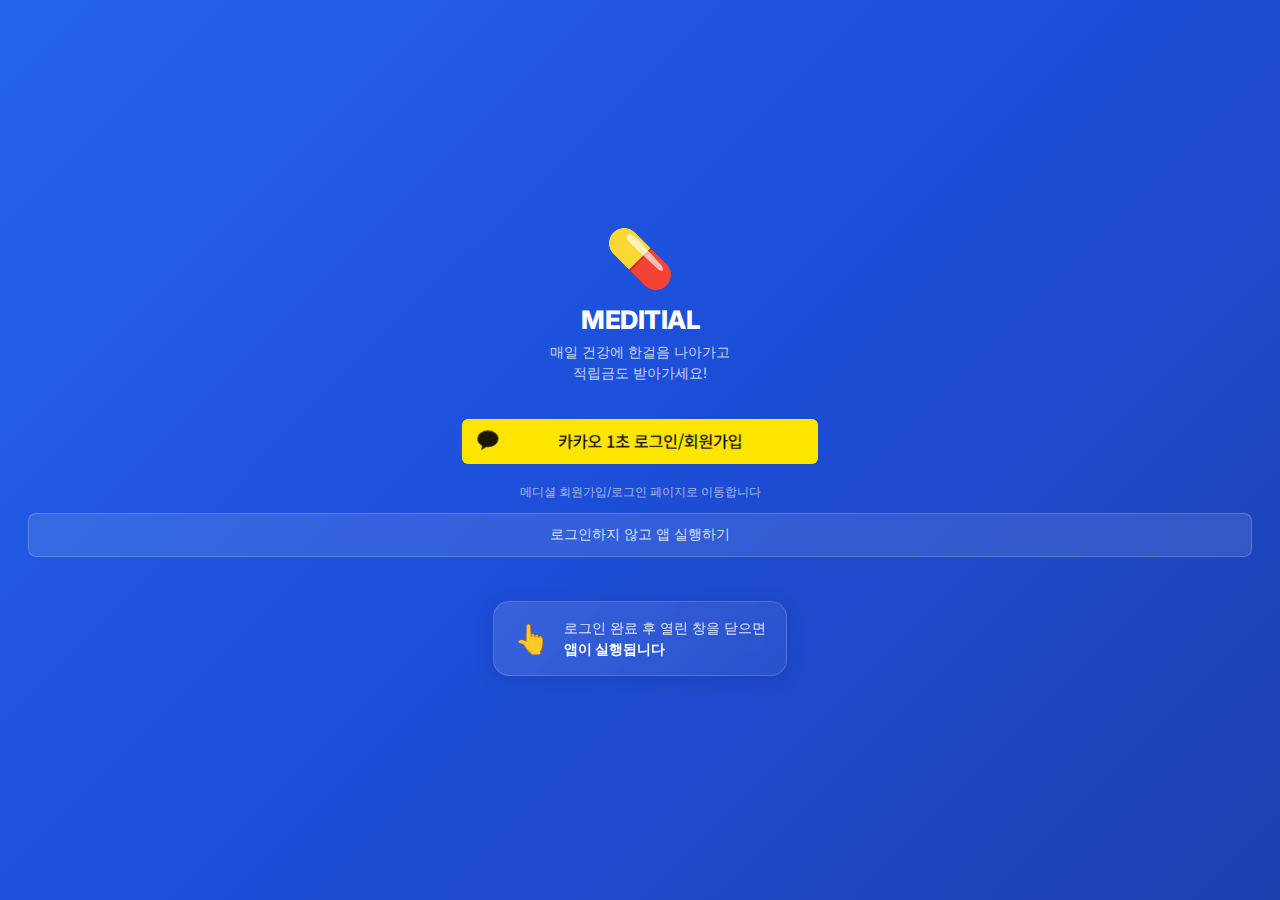
<file: index.html>
<!DOCTYPE html>
<html lang="ko">
<head>
<meta charset="UTF-8">
<meta name="viewport" content="width=device-width, initial-scale=1.0, maximum-scale=1.0, user-scalable=no">
<title>메디셜 영양제 체크</title>
<link rel="manifest" href="manifest.json">
<meta name="theme-color" content="#2563eb">
<meta property="og:title" content="메디셜 영양제 체크">
<meta property="og:description" content="매일 건강에 한걸음 나아가고 적립금도 받아가세요!">
<meta property="og:image" content="https://gold9-app.github.io/meditial-check/%EC%9D%B4%EB%AF%B8%EC%A7%80/%EC%95%B1-OG-%EC%9D%B4%EB%AF%B8%EC%A7%80.png">
<meta property="og:url" content="https://gold9-app.github.io/meditial-check/">
<meta property="og:type" content="website">
<meta name="apple-mobile-web-app-capable" content="yes">
<meta name="apple-mobile-web-app-status-bar-style" content="black-translucent">
<meta name="apple-mobile-web-app-title" content="영양제체크">
<link rel="apple-touch-icon" href="icon.png">
<link rel="icon" type="image/png" href="icon.png">
<link href="https://fonts.googleapis.com/css2?family=Inter:wght@400;500;600;700;800&display=swap" rel="stylesheet">
<link rel="stylesheet" href="style.css">
</head>
<body>
<main class="app">
  <!-- Welcome Overlay -->
  <div class="welcome-overlay" id="welcomeOverlay" style="display:none;">
    <div class="welcome-box">
      <div class="welcome-icon">💊</div>
      <div class="welcome-title">MEDITIAL</div>
      <div class="welcome-desc">매일 건강에 한걸음 나아가고<br>적립금도 받아가세요!</div>

      <!-- 1단계: 카카오 로그인 -->
      <div id="loginStep1">
        <button class="kakao-login-btn" onclick="openKakaoLogin()">
          <img src="카카오로그인.png" alt="카카오 로그인">
        </button>
        <p class="login-hint">메디셜 회원가입/로그인 페이지로 이동합니다</p>
        <button class="guest-login-btn" onclick="skipLogin()">
          로그인하지 않고 앱 실행하기
        </button>
        <div class="login-guide-card">
          <div class="login-guide-icon">👆</div>
          <div class="login-guide-text">
            로그인 완료 후 열린 창을 닫으면<br>
            <span>앱이 실행됩니다</span>
          </div>
        </div>
      </div>

      <!-- 2단계: 정보 입력 -->
      <div id="loginStep2" style="display:none;">
        <div class="profile-setup">
          <div class="profile-setup-title">프로필 설정</div>
          <div class="profile-setup-desc">앱에서 사용할 정보를 입력해주세요</div>

          <div class="profile-field">
            <label for="nicknameInput">닉네임</label>
            <input type="text" id="nicknameInput" placeholder="닉네임을 입력하세요" maxlength="10">
          </div>

          <div class="profile-field">
            <label for="birthdayInput">생년월일</label>
            <input type="date" id="birthdayInput">
          </div>

          <button class="profile-submit-btn" onclick="saveProfile()">시작하기</button>
        </div>
      </div>
    </div>
  </div>

  <header class="header">
    <div class="header-top">
      <div class="header-info">
        <h1>MEDITIAL 영양제 체크</h1>
        <span id="nicknameDisplay"></span>
        <div class="date" id="headerDate"></div>
      </div>
      <button class="dark-toggle" id="darkToggle" onclick="toggleDarkMode()" aria-label="다크모드 전환">
        <span id="darkIcon">🌙</span>
      </button>
    </div>
    <div class="header-bottom">
      <div class="header-progress" id="headerProgress"></div>
      <span id="streakBadge"></span>
    </div>
    <div id="savingsTrack"></div>
  </header>

  <div class="event-ticker" id="eventTicker"></div>

  <div class="notif-banner" id="notifBanner" onclick="requestNotifPermission()">
    알림받고 적립 꾸준히 하기! 여기를 클릭하세요.
  </div>

  <div class="tab-content active" id="today" role="tabpanel" aria-label="오늘 복용">
    <div id="dateNav"></div>
    <div id="todayList"></div>
    <a href="https://meditial.co.kr/" target="_blank" class="cta-btn"><span class="cta-label">다 드셨나요?</span><span class="cta-click">Click!</span></a>
    <div class="guide-section">
      <button class="guide-toggle" onclick="toggleGuide(this)" aria-label="사용법 안내 펼치기" aria-expanded="false">
        <span>사용법 안내</span>
        <span class="arrow">▼</span>
      </button>
      <div class="guide-body" id="guideBody">
        <div class="guide-notice">이 앱은 <strong>홈 화면에 설치</strong>해서 사용해야 해요!<br>아래 방법으로 먼저 설치해 주세요.</div>

        <div class="guide-section-title">아이폰 (iPhone) 설치 방법</div>
        <div class="guide-step">
          <div class="guide-num">1</div>
          <div class="guide-text"><strong>Safari</strong>에서 이 페이지를 열어요</div>
        </div>
        <div class="guide-step">
          <div class="guide-num">2</div>
          <div class="guide-text">화면 아래 <strong>공유 버튼</strong>을 눌러요</div>
        </div>
        <div class="guide-step">
          <div class="guide-num">3</div>
          <div class="guide-text"><strong>홈 화면에 추가</strong>를 눌러요</div>
        </div>

        <div class="guide-section-title">갤럭시 (Android) 설치 방법</div>
        <div class="guide-step">
          <div class="guide-num">1</div>
          <div class="guide-text"><strong>Chrome</strong>에서 이 페이지를 열어요</div>
        </div>
        <div class="guide-step">
          <div class="guide-num">2</div>
          <div class="guide-text">화면 위 <strong>점 세 개 메뉴</strong>를 눌러요</div>
        </div>
        <div class="guide-step">
          <div class="guide-num">3</div>
          <div class="guide-text"><strong>홈 화면에 추가</strong>를 눌러요</div>
        </div>

        <div class="guide-divider"></div>
        <div class="guide-section-title">앱 사용법</div>
        <div class="guide-step">
          <div class="guide-num">1</div>
          <div class="guide-text">아래 <strong>관리</strong> 탭에서 <strong>+ 영양제 추가</strong>를 눌러 등록해요</div>
        </div>
        <div class="guide-step">
          <div class="guide-num">2</div>
          <div class="guide-text"><strong>오늘</strong> 탭에서 영양제를 먹으면 <strong>동그란 버튼</strong>을 눌러 체크해요</div>
        </div>
        <div class="guide-step">
          <div class="guide-num">3</div>
          <div class="guide-text"><strong>통계</strong> 탭에서 내 기록을 확인할 수 있어요</div>
        </div>
        <div class="guide-step">
          <div class="guide-num">4</div>
          <div class="guide-text">재고가 <strong>3일분 이하</strong>가 되면 <strong>빨간색</strong>으로 알려줘요</div>
        </div>
      </div>
    </div>
  </div>

  <div class="tab-content" id="stats" role="tabpanel" aria-label="통계">
    <div id="savingsHero"></div>
    <div class="stat-period">
      <button class="period-btn active" data-days="7" aria-label="최근 7일 통계">최근 7일</button>
      <button class="period-btn" data-days="30" aria-label="최근 30일 통계">최근 30일</button>
    </div>
    <div class="stat-summary" id="statSummary"></div>
    <div class="calendar-section">
      <h3>복용 캘린더</h3>
      <div id="calendarHeatmap"></div>
    </div>
    <div id="conditionSection"></div>
    <div class="chart-section">
      <h3>영양제별 복용률</h3>
      <div id="chartBars"></div>
    </div>
    <div id="badgeSection"></div>
  </div>

  <div class="tab-content" id="manage" role="tabpanel" aria-label="관리">
    <div class="manage-group">
      <h3 class="manage-group-title">내 영양제 관리</h3>
      <button class="add-btn" onclick="openModal()">+ 영양제 추가</button>
      <div id="manageList"></div>
    </div>
    <div class="manage-group">
      <div class="manage-group-header">
        <h3 class="manage-group-title">내 쿠폰함</h3>
        <a href="https://meditial.co.kr/myshop/coupon/coupon.html" target="_blank" class="coupon-input-btn">입력하러가기 →</a>
      </div>
      <div id="couponList"></div>
    </div>
    <div class="manage-group">
      <h3 class="manage-group-title">내 정보</h3>
      <div class="nickname-section" id="nicknameSection">
        <div>
          <span class="nickname-label">이름: </span>
          <span class="nickname-value" id="nicknameValue"></span>
        </div>
      </div>
      <div class="nickname-section" id="birthdaySection">
        <div>
          <span class="nickname-label">생년월일: </span>
          <span class="nickname-value" id="birthdayValue">미설정</span>
        </div>
      </div>
    </div>
    <div class="reset-section">
      <button class="reset-btn" onclick="resetApp()">🔄 앱 초기화</button>
      <a href="privacy.html" class="privacy-link" target="_blank">개인정보처리방침</a>
    </div>
  </div>

  <div class="tab-content" id="event" role="tabpanel" aria-label="이벤트">
    <div class="event-sub-tabs">
      <button class="event-sub-tab active" data-sub="eventList">이벤트</button>
      <button class="event-sub-tab" data-sub="noticeList">공지</button>
    </div>
    <div class="event-sub-content active" id="eventList">
      <div class="event-list" id="eventListInner"></div>
    </div>
    <div class="event-sub-content" id="noticeList">
      <div class="event-list" id="noticeListInner"></div>
    </div>
  </div>
</main>

<div class="update-banner" id="updateBanner" style="display:none" onclick="location.reload()">
  새 버전이 있습니다. 여기를 눌러 업데이트하세요!
</div>

<!-- Bottom Navigation -->
<nav class="bottom-nav" role="tablist">
  <button class="nav-item active" data-tab="today" role="tab" aria-label="오늘 복용">
    <span class="nav-icon">💊</span>
    <span class="nav-label">오늘</span>
  </button>
  <button class="nav-item" data-tab="stats" role="tab" aria-label="통계">
    <span class="nav-icon">📊</span>
    <span class="nav-label">통계</span>
  </button>
  <button class="nav-item" data-tab="manage" role="tab" aria-label="관리">
    <span class="nav-icon">⚙️</span>
    <span class="nav-label">관리</span>
  </button>
  <button class="nav-item" data-tab="event" role="tab" aria-label="이벤트">
    <span class="nav-icon">📢</span>
    <span class="nav-label">이벤트</span>
  </button>
</nav>

<!-- Repurchase Popup -->
<div class="repurchase-overlay" id="repurchasePopup">
  <div class="repurchase-content">
    <span class="repurchase-icon">💊</span>
    <div class="repurchase-title">재고가 소진되었어요!</div>
    <div class="repurchase-name" id="repurchaseName"></div>
    <div class="repurchase-desc">건강 더 챙겨보실래요?</div>
    <a class="repurchase-buy" href="https://meditial.co.kr/" target="_blank" onclick="closeRepurchasePopup()">혜택받고 재구매</a>
    <button class="repurchase-close" onclick="closeRepurchasePopup()">닫기</button>
  </div>
</div>

<!-- Event Detail -->
<div class="event-detail-overlay" id="eventDetailOverlay">
  <div class="event-detail">
    <div class="event-detail-header">
      <button class="event-detail-back" onclick="closeEventDetail()" aria-label="뒤로 가기">← 뒤로</button>
      <span class="event-detail-title">메디셜 신규 회원 이벤트</span>
    </div>
    <div class="event-detail-body">
      <img src="img/benefit_01.jpg" alt="혜택 01" class="event-detail-img">
      <a href="https://meditial.co.kr/member/login.html?returnUrl=%2Fmyshop%2Fcoupon%2Fcoupon.html" target="_blank">
        <img src="img/benefit_02.gif" alt="쿠폰 받으러 가기" class="event-detail-img event-detail-cta">
      </a>
      <img src="img/benefit_03.jpg" alt="혜택 03" class="event-detail-img">
    </div>
  </div>
</div>

<!-- Challenge Detail -->
<div class="challenge-overlay" id="challengeOverlay">
  <div class="challenge-detail">
    <div class="challenge-detail-header">
      <button class="event-detail-back" onclick="closeChallengeDetail()" aria-label="뒤로 가기">← 뒤로</button>
      <span class="event-detail-title">작심삼월 챌린지</span>
    </div>
    <div class="challenge-detail-body" id="challengeBody"></div>
  </div>
</div>

<!-- Guide Popup -->
<div class="guide-popup-overlay" id="guidePopup">
  <div class="guide-popup-content">
    <div class="guide-popup-header">
      <span class="guide-popup-title">앱 사용법</span>
      <button class="guide-popup-close" onclick="closeGuidePopup()" aria-label="닫기">✕</button>
    </div>
    <div class="guide-popup-body">
      <div class="guide-popup-notice">
        이 앱은 <strong>홈 화면에 설치</strong>해서 사용해야 해요!<br>
        아래 방법으로 먼저 설치해 주세요.
      </div>

      <div class="guide-popup-section-title">아이폰 (iPhone) 설치 방법</div>
      <div class="guide-popup-step">
        <div class="guide-popup-num">1</div>
        <div class="guide-popup-text"><strong>Safari</strong>에서 이 페이지를 열어요</div>
        <div class="guide-popup-emoji">🧭</div>
      </div>
      <div class="guide-popup-step">
        <div class="guide-popup-num">2</div>
        <div class="guide-popup-text">화면 아래 <strong>공유 버튼</strong>을 눌러요</div>
        <div class="guide-popup-emoji">⬆️</div>
      </div>
      <div class="guide-popup-step">
        <div class="guide-popup-num">3</div>
        <div class="guide-popup-text"><strong>홈 화면에 추가</strong>를 눌러요</div>
        <div class="guide-popup-emoji">➕</div>
      </div>

      <div class="guide-popup-section-title">갤럭시 (Android) 설치 방법</div>
      <div class="guide-popup-step">
        <div class="guide-popup-num">1</div>
        <div class="guide-popup-text"><strong>Chrome</strong>에서 이 페이지를 열어요</div>
        <div class="guide-popup-emoji">🌐</div>
      </div>
      <div class="guide-popup-step">
        <div class="guide-popup-num">2</div>
        <div class="guide-popup-text">화면 위 <strong>점 세 개 메뉴</strong>를 눌러요</div>
        <div class="guide-popup-emoji">⋮</div>
      </div>
      <div class="guide-popup-step">
        <div class="guide-popup-num">3</div>
        <div class="guide-popup-text"><strong>홈 화면에 추가</strong>를 눌러요</div>
        <div class="guide-popup-emoji">➕</div>
      </div>

      <div class="guide-popup-divider"></div>
      <div class="guide-popup-section-title">앱 사용법</div>
      <div class="guide-popup-step">
        <div class="guide-popup-num">1</div>
        <div class="guide-popup-text">아래 <strong>관리</strong> 탭에서<br><strong>+ 영양제 추가</strong>를 눌러 등록해요</div>
        <div class="guide-popup-emoji">⚙️</div>
      </div>
      <div class="guide-popup-step">
        <div class="guide-popup-num">2</div>
        <div class="guide-popup-text"><strong>오늘</strong> 탭에서 영양제를 먹으면<br><strong>동그란 버튼</strong>을 눌러 체크해요</div>
        <div class="guide-popup-emoji">💊</div>
      </div>
      <div class="guide-popup-step">
        <div class="guide-popup-num">3</div>
        <div class="guide-popup-text"><strong>통계</strong> 탭에서<br>내 기록을 확인할 수 있어요</div>
        <div class="guide-popup-emoji">📊</div>
      </div>
      <div class="guide-popup-step">
        <div class="guide-popup-num">4</div>
        <div class="guide-popup-text">재고가 <strong>3일분 이하</strong>가 되면<br><strong>빨간색</strong>으로 알려줘요</div>
        <div class="guide-popup-emoji">🔴</div>
      </div>
    </div>
    <button class="guide-popup-ok" onclick="closeGuidePopup()">알겠어요!</button>
  </div>
</div>

<!-- Coupon Popup -->
<div class="coupon-popup-overlay" id="couponPopup">
  <div class="coupon-popup-content">
    <span class="coupon-popup-icon">🎉</span>
    <div class="coupon-popup-title">앱 출시 기념 5000원 적립!</div>
    <div class="coupon-popup-code" id="couponCode">M01KBJF370</div>
    <div class="coupon-popup-desc">캡쳐하거나 복사하세요!</div>
    <button class="coupon-popup-copy" onclick="copyCouponCode()">쿠폰번호 복사</button>
    <a class="coupon-popup-link" href="https://meditial.co.kr/myshop/coupon/coupon.html" target="_blank">쿠폰 입력하러가기</a>
    <button class="coupon-popup-close" onclick="closeCouponPopup()">닫기</button>
  </div>
</div>

<!-- Goal Coupon Popup -->
<div class="coupon-popup-overlay" id="goalCouponPopup">
  <div class="coupon-popup-content">
    <span class="coupon-popup-icon">🎊</span>
    <div class="coupon-popup-title">목표 달성! 5,000원 쿠폰 획득!</div>
    <div class="goal-coupon-name" id="goalCouponName"></div>
    <div class="coupon-popup-code" id="goalCouponCode"></div>
    <div class="coupon-popup-desc">캡쳐하거나 복사하세요!</div>
    <button class="coupon-popup-copy goal-coupon-copy" onclick="copyGoalCouponCode()">쿠폰번호 복사</button>
    <a class="coupon-popup-link" href="https://meditial.co.kr/myshop/coupon/coupon.html" target="_blank">쿠폰 입력하러가기</a>
    <button class="coupon-popup-close" onclick="closeGoalCouponPopup()">닫기</button>
  </div>
</div>

<!-- Badge Popup -->
<div class="badge-popup-overlay" id="badgePopup">
  <div class="badge-popup-content">
    <span class="badge-popup-icon" id="badgePopupIcon"></span>
    <div class="badge-popup-title">업적 달성!</div>
    <div class="badge-popup-reward">500원 추가적립!</div>
    <div class="badge-popup-name" id="badgePopupName"></div>
    <div class="badge-popup-desc" id="badgePopupDesc"></div>
    <button class="badge-popup-close" onclick="closeBadgePopup()">확인</button>
  </div>
</div>

<!-- Tip Popup -->
<div class="tip-popup-overlay" id="tipPopup">
  <div class="tip-popup-content">
    <div class="tip-popup-header">
      <span class="tip-popup-icon">💡</span>
      <span class="tip-popup-title">오늘의 꿀팁</span>
    </div>
    <div class="tip-popup-supp" id="tipSuppName"></div>
    <div class="tip-popup-text" id="tipText"></div>
    <button class="tip-popup-close" onclick="closeTipPopup()">확인</button>
  </div>
</div>

<!-- Badge Detail Modal -->
<div class="badge-detail-overlay" id="badgeDetail">
  <div class="badge-detail-content" id="badgeDetailContent">
    <button class="badge-detail-close" onclick="closeBadgeDetail()" aria-label="닫기">✕</button>
    <span class="badge-detail-icon" id="badgeDetailIcon"></span>
    <div class="badge-detail-name" id="badgeDetailName"></div>
    <div class="badge-detail-desc" id="badgeDetailDesc"></div>
    <div class="badge-detail-status" id="badgeDetailStatus"></div>
  </div>
</div>

<!-- Past Complete Prompt -->
<div class="past-prompt-overlay" id="pastPrompt">
  <div class="past-prompt-content">
    <span class="past-prompt-icon">💊</span>
    <div class="past-prompt-text">오늘도 꼭 드실 거죠?</div>
    <button class="past-prompt-yes" onclick="closePastPromptAndGoToday()">YES</button>
  </div>
</div>

<!-- Condition Check Popup -->
<div class="condition-popup-overlay" id="conditionPopup">
  <div class="condition-popup">
    <div class="condition-popup-header">
      <button class="condition-popup-back" onclick="closeConditionCheck()" aria-label="닫기">← 뒤로</button>
      <span class="condition-popup-title">오늘의 컨디션 체크</span>
    </div>
    <div class="condition-popup-body" id="conditionPopupBody"></div>
    <div class="condition-popup-footer">
      <button class="condition-save-btn" onclick="saveConditionCheck()">저장하기</button>
    </div>
  </div>
</div>

<!-- Install Banner (Android) -->
<div class="install-banner" id="installBannerAndroid" style="display:none;">
  <div class="install-banner-inner">
    <img src="icon.png" alt="앱 아이콘" class="install-banner-icon">
    <div class="install-banner-text">
      <strong>메디셜 영양제 체크</strong>
      <span>홈 화면에 추가하고 앱처럼 사용하세요!</span>
    </div>
    <div class="install-banner-actions">
      <button class="install-banner-btn" id="installBtn">설치</button>
      <button class="install-banner-close" id="installDismissAndroid" aria-label="닫기">✕</button>
    </div>
  </div>
</div>

<!-- Install Banner (iOS) -->
<div class="install-banner" id="installBannerIOS" style="display:none;">
  <div class="install-banner-inner">
    <img src="icon.png" alt="앱 아이콘" class="install-banner-icon">
    <div class="install-banner-text">
      <strong>메디셜 영양제 체크</strong>
      <span>사파리 하단 <strong>공유</strong> 버튼 → <strong>홈 화면에 추가</strong>를 눌러 설치하세요!</span>
    </div>
    <div class="install-banner-actions">
      <button class="install-banner-close" id="installDismissIOS" aria-label="닫기">✕</button>
    </div>
  </div>
</div>

<!-- Install Banner (In-App Browser → Safari) -->
<div class="install-banner" id="installBannerInApp" style="display:none;">
  <div class="install-banner-inner">
    <img src="icon.png" alt="앱 아이콘" class="install-banner-icon">
    <div class="install-banner-text">
      <strong>메디셜 영양제 체크</strong>
      <span>앱처럼 사용하려면 <strong>Safari</strong>에서 열어주세요!</span>
    </div>
    <div class="install-banner-actions">
      <button class="install-banner-btn" id="openSafariBtn">Safari에서 열기</button>
      <button class="install-banner-close" id="installDismissInApp" aria-label="닫기">✕</button>
    </div>
  </div>
</div>

<!-- Notification Settings Popup -->
<div class="notif-settings-overlay" id="notifSettingsPopup">
  <div class="notif-settings-popup">
    <div class="notif-settings-header">
      <button class="notif-settings-back" onclick="closeNotifSettings()" aria-label="닫기">← 뒤로</button>
      <span class="notif-settings-title">알림 설정</span>
    </div>
    <div class="notif-settings-body" id="notifSettingsBody"></div>
  </div>
</div>

<!-- Confetti container -->
<div class="confetti-container" id="confettiContainer"></div>

<!-- Modal -->
<div class="modal-overlay" id="modalOverlay">
  <div class="modal">
    <h2 id="modalTitle">영양제 추가</h2>
    <input type="hidden" id="editId">
    <div class="form-group">
      <label>이름</label>
      <select id="inputName" onchange="toggleCustomName()">
        <option value="">-- 선택하세요 --</option>
        <option value="블러드싸이클">블러드싸이클</option>
        <option value="헬리컷">헬리컷</option>
        <option value="판토오틴">판토오틴</option>
        <option value="퓨어톤부스트">퓨어톤부스트</option>
        <option value="멜라토닌">멜라토닌</option>
        <option value="글루코컷 혈당케어">글루코컷 혈당케어</option>
        <option value="활성엽산">활성엽산</option>
        <option value="상어연골환">상어연골환</option>
        <option value="__custom__">직접 입력</option>
      </select>
      <input type="text" id="inputCustomName" placeholder="영양제 이름을 입력하세요" style="display:none; margin-top:8px;">
    </div>
    <div class="form-group">
      <label>복용 시간</label>
      <input type="time" id="inputTime" value="09:00">
    </div>
    <div class="form-group">
      <label>복용량</label>
      <input type="text" id="inputDose" placeholder="예: 1정">
    </div>
    <div class="form-group">
      <label>재고 수량 (일분)</label>
      <input type="number" id="inputStock" min="0" value="30">
    </div>
    <div class="form-actions">
      <button class="btn-cancel" onclick="closeModal()">취소</button>
      <button class="btn-save" onclick="saveSupplement()">저장</button>
    </div>
  </div>
</div>

<script src="js/data.js"></script>
<script src="js/tips.js"></script>
<script src="js/ui.js"></script>
<script src="js/badges.js"></script>
<script src="js/notifications.js"></script>
<script src="js/condition.js"></script>
<script src="js/today.js"></script>
<script src="js/stats.js"></script>
<script src="js/manage.js"></script>
<script src="js/events.js"></script>
<script src="js/challenge.js"></script>
<script src="js/app.js"></script>
</body>
</html>
</file>
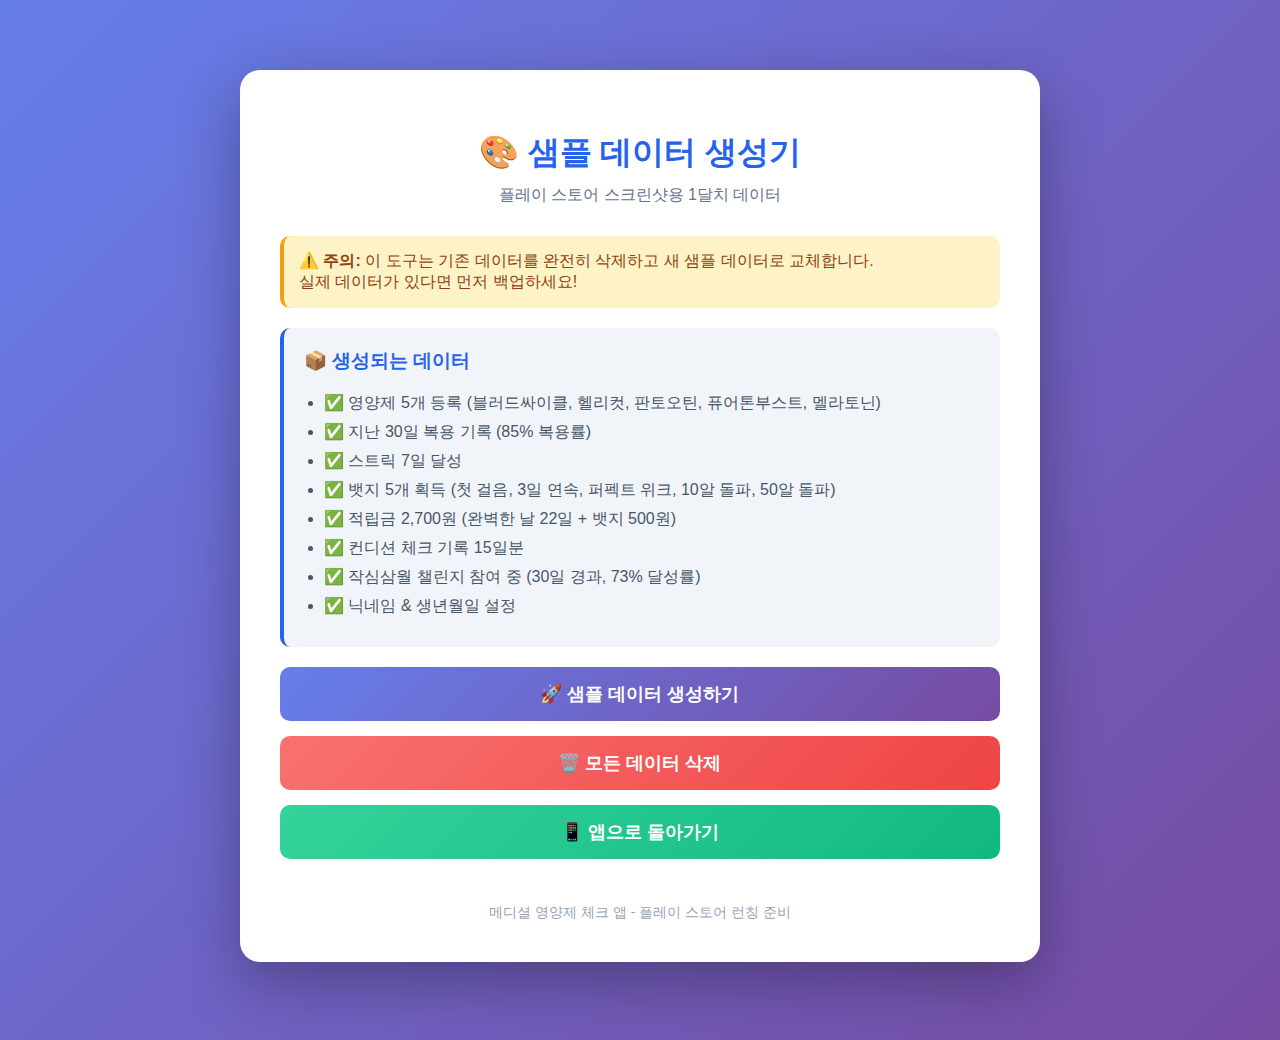
<file: generate_sample_data.html>
<!DOCTYPE html>
<html lang="ko">
<head>
<meta charset="UTF-8">
<meta name="viewport" content="width=device-width, initial-scale=1.0">
<title>샘플 데이터 생성기</title>
<style>
  body {
    font-family: 'Segoe UI', Tahoma, Geneva, Verdana, sans-serif;
    max-width: 800px;
    margin: 50px auto;
    padding: 20px;
    background: linear-gradient(135deg, #667eea 0%, #764ba2 100%);
    min-height: 100vh;
  }
  .container {
    background: white;
    padding: 40px;
    border-radius: 20px;
    box-shadow: 0 20px 60px rgba(0,0,0,0.3);
  }
  h1 {
    color: #2563eb;
    text-align: center;
    margin-bottom: 10px;
  }
  .subtitle {
    text-align: center;
    color: #64748b;
    margin-bottom: 30px;
  }
  .btn {
    width: 100%;
    padding: 15px;
    font-size: 18px;
    font-weight: bold;
    color: white;
    background: linear-gradient(135deg, #667eea 0%, #764ba2 100%);
    border: none;
    border-radius: 10px;
    cursor: pointer;
    margin-bottom: 15px;
    transition: transform 0.2s, box-shadow 0.2s;
  }
  .btn:hover {
    transform: translateY(-2px);
    box-shadow: 0 10px 20px rgba(102, 126, 234, 0.4);
  }
  .btn:active {
    transform: translateY(0);
  }
  .btn-danger {
    background: linear-gradient(135deg, #f87171 0%, #ef4444 100%);
  }
  .btn-danger:hover {
    box-shadow: 0 10px 20px rgba(239, 68, 68, 0.4);
  }
  .btn-success {
    background: linear-gradient(135deg, #34d399 0%, #10b981 100%);
  }
  .info {
    background: #f1f5f9;
    padding: 20px;
    border-radius: 10px;
    margin-bottom: 20px;
    border-left: 4px solid #2563eb;
  }
  .info h3 {
    margin-top: 0;
    color: #2563eb;
  }
  .info ul {
    margin: 10px 0;
    padding-left: 20px;
  }
  .info li {
    margin: 8px 0;
    color: #475569;
  }
  .success {
    background: #d1fae5;
    color: #065f46;
    padding: 15px;
    border-radius: 10px;
    margin-top: 20px;
    display: none;
    border-left: 4px solid #10b981;
  }
  .warning {
    background: #fef3c7;
    color: #92400e;
    padding: 15px;
    border-radius: 10px;
    margin-bottom: 20px;
    border-left: 4px solid #f59e0b;
  }
  .footer {
    text-align: center;
    margin-top: 30px;
    color: #94a3b8;
    font-size: 14px;
  }
</style>
</head>
<body>
<div class="container">
  <h1>🎨 샘플 데이터 생성기</h1>
  <div class="subtitle">플레이 스토어 스크린샷용 1달치 데이터</div>

  <div class="warning">
    <strong>⚠️ 주의:</strong> 이 도구는 기존 데이터를 완전히 삭제하고 새 샘플 데이터로 교체합니다.<br>
    실제 데이터가 있다면 먼저 백업하세요!
  </div>

  <div class="info">
    <h3>📦 생성되는 데이터</h3>
    <ul>
      <li>✅ 영양제 5개 등록 (블러드싸이클, 헬리컷, 판토오틴, 퓨어톤부스트, 멜라토닌)</li>
      <li>✅ 지난 30일 복용 기록 (85% 복용률)</li>
      <li>✅ 스트릭 7일 달성</li>
      <li>✅ 뱃지 5개 획득 (첫 걸음, 3일 연속, 퍼펙트 위크, 10알 돌파, 50알 돌파)</li>
      <li>✅ 적립금 2,700원 (완벽한 날 22일 + 뱃지 500원)</li>
      <li>✅ 컨디션 체크 기록 15일분</li>
      <li>✅ 작심삼월 챌린지 참여 중 (30일 경과, 73% 달성률)</li>
      <li>✅ 닉네임 & 생년월일 설정</li>
    </ul>
  </div>

  <button class="btn" onclick="generateSampleData()">🚀 샘플 데이터 생성하기</button>
  <button class="btn btn-danger" onclick="clearAllData()">🗑️ 모든 데이터 삭제</button>
  <button class="btn btn-success" onclick="window.location.href='index.html'">📱 앱으로 돌아가기</button>

  <div class="success" id="successMsg">
    <strong>✅ 완료!</strong> 샘플 데이터가 생성되었습니다.<br>
    이제 "앱으로 돌아가기" 버튼을 눌러 확인하세요!
  </div>

  <div class="footer">
    메디셜 영양제 체크 앱 - 플레이 스토어 런칭 준비
  </div>
</div>

<script>
function dateToKey(d) {
  return `${d.getFullYear()}-${String(d.getMonth()+1).padStart(2,'0')}-${String(d.getDate()).padStart(2,'0')}`;
}

function generateSampleData() {
  if (!confirm('기존 데이터를 모두 삭제하고 샘플 데이터를 생성하시겠습니까?')) {
    return;
  }

  // 모든 기존 데이터 삭제
  clearAllData();

  const today = new Date();
  const todayKey = dateToKey(today);

  // 1. 닉네임 & 생년월일
  localStorage.setItem('supp_nickname', '김건강');
  localStorage.setItem('supp_birthday', '1990-05-15');
  localStorage.setItem('supp_logged_in', 'true');

  // 2. 영양제 5개 등록
  const supplements = [
    {
      id: 'supp001',
      name: '블러드싸이클',
      time: '08:00',
      dose: '1정',
      stock: 25,
      notifEnabled: true
    },
    {
      id: 'supp002',
      name: '헬리컷',
      time: '08:00',
      dose: '2정',
      stock: 18,
      notifEnabled: true
    },
    {
      id: 'supp003',
      name: '판토오틴',
      time: '12:00',
      dose: '1정',
      stock: 12,
      notifEnabled: true
    },
    {
      id: 'supp004',
      name: '퓨어톤부스트',
      time: '12:00',
      dose: '2정',
      stock: 8,
      notifEnabled: true
    },
    {
      id: 'supp005',
      name: '멜라토닌',
      time: '21:00',
      dose: '1정',
      stock: 30,
      notifEnabled: true
    }
  ];
  localStorage.setItem('supp_data', JSON.stringify(supplements));

  // 3. 지난 30일 복용 기록 생성 (85% 복용률)
  const records = {};
  const checkTimes = {};
  let stockLog = {};

  for (let i = 29; i >= 0; i--) {
    const d = new Date(today);
    d.setDate(d.getDate() - i);
    const key = dateToKey(d);
    records[key] = [];

    supplements.forEach(supp => {
      // 85% 확률로 복용 체크
      if (Math.random() < 0.85) {
        records[key].push(supp.id);

        // 체크 시간 기록
        const baseHour = parseInt(supp.time.split(':')[0]);
        const hour = baseHour + Math.floor(Math.random() * 2);
        const minute = Math.floor(Math.random() * 60);
        checkTimes[`${key}_${supp.id}`] = `${String(hour).padStart(2,'0')}:${String(minute).padStart(2,'0')}`;

        // 재고 로그
        stockLog[`${key}_${supp.id}`] = true;
      }
    });
  }
  localStorage.setItem('supp_records', JSON.stringify(records));
  localStorage.setItem('supp_check_times', JSON.stringify(checkTimes));
  localStorage.setItem('supp_stock_log', JSON.stringify(stockLog));

  // 4. 뱃지 획득 (자동으로 조건 충족된 것들)
  const badges = {
    'first_step': todayKey,
    'streak_3': dateToKey(new Date(today.getTime() - 27 * 24 * 60 * 60 * 1000)),
    'perfect_week': dateToKey(new Date(today.getTime() - 23 * 24 * 60 * 60 * 1000)),
    'total_10': dateToKey(new Date(today.getTime() - 28 * 24 * 60 * 60 * 1000)),
    'total_50': dateToKey(new Date(today.getTime() - 20 * 24 * 60 * 60 * 1000)),
  };
  localStorage.setItem('supp_badges', JSON.stringify(badges));

  const badgeRewards = ['first_step', 'streak_3', 'perfect_week', 'total_10', 'total_50'];
  localStorage.setItem('supp_badge_rewards', JSON.stringify(badgeRewards));

  // 5. 쿠폰 (아직 없음 - 5000원 모아야 함)
  localStorage.setItem('supp_coupons', JSON.stringify([]));

  // 6. 컨디션 체크 (최근 15일)
  const conditions = {};
  for (let i = 14; i >= 0; i--) {
    const d = new Date(today);
    d.setDate(d.getDate() - i);
    const key = dateToKey(d);

    if (Math.random() < 0.7) { // 70% 확률로 컨디션 체크
      conditions[key] = {};

      // 블러드싸이클 컨디션
      conditions[key]['블러드싸이클'] = {
        complexion: Math.floor(Math.random() * 2) + 3, // 3-4점
        fatigue: Math.floor(Math.random() * 2) + 3,
        bloodPressure: Math.floor(Math.random() * 2) + 3
      };

      // 헬리컷 컨디션
      conditions[key]['헬리컷'] = {
        digestion: Math.floor(Math.random() * 2) + 3,
        bloating: Math.floor(Math.random() * 2) + 3,
        bowel: Math.floor(Math.random() * 2) + 3
      };

      // 멜라토닌 컨디션
      conditions[key]['멜라토닌'] = {
        sleepQuality: Math.floor(Math.random() * 2) + 4, // 4-5점
        wakeRefresh: Math.floor(Math.random() * 2) + 4,
        sleepSpeed: Math.floor(Math.random() * 2) + 3
      };
    }
  }
  localStorage.setItem('supp_condition', JSON.stringify(conditions));

  // 컨디션 시작일
  const conditionStarts = {
    '블러드싸이클': dateToKey(new Date(today.getTime() - 14 * 24 * 60 * 60 * 1000)),
    '헬리컷': dateToKey(new Date(today.getTime() - 14 * 24 * 60 * 60 * 1000)),
    '멜라토닌': dateToKey(new Date(today.getTime() - 14 * 24 * 60 * 60 * 1000))
  };
  localStorage.setItem('supp_condition_start', JSON.stringify(conditionStarts));

  // 7. 작심삼월 챌린지 (30일 전에 시작, 73% 달성률)
  const challengeStartDate = new Date(today);
  challengeStartDate.setDate(challengeStartDate.getDate() - 30);
  const challenge = {
    startDate: dateToKey(challengeStartDate),
    completed: false,
    phone: '010-1234-5678'
  };
  localStorage.setItem('supp_challenge', JSON.stringify(challenge));

  // 8. 알림 설정
  const notifSettings = {
    enabled: true,
    reminderTime: '21:00',
    reminderEnabled: true,
    repeatEnabled: true,
    weeklyEnabled: true,
    stockEnabled: true,
    missedEnabled: true,
    streakEnabled: true,
    badgeEnabled: true,
    encourageEnabled: true,
    challengeEnabled: true
  };
  localStorage.setItem('supp_notif_settings', JSON.stringify(notifSettings));

  // 9. 다크모드 설정
  localStorage.setItem('darkMode', 'false');

  // 완료 메시지
  document.getElementById('successMsg').style.display = 'block';
  alert('✅ 샘플 데이터 생성 완료!\n\n생성된 데이터:\n- 영양제 5개\n- 30일 복용 기록\n- 스트릭 7일\n- 뱃지 5개\n- 적립금 2,700원\n- 컨디션 기록 15일\n- 챌린지 참여 중\n\n"앱으로 돌아가기" 버튼을 눌러 확인하세요!');
}

function clearAllData() {
  const keys = [
    'supp_data',
    'supp_records',
    'supp_badges',
    'supp_check_times',
    'supp_badge_rewards',
    'supp_challenge',
    'supp_nickname',
    'supp_birthday',
    'supp_stock_log',
    'supp_coupons',
    'supp_condition',
    'supp_condition_start',
    'supp_notif_settings',
    'supp_logged_in',
    'darkMode'
  ];

  keys.forEach(key => localStorage.removeItem(key));

  if (confirm('모든 데이터가 삭제되었습니다. 페이지를 새로고침하시겠습니까?')) {
    location.reload();
  }
}
</script>
</body>
</html>
</file>
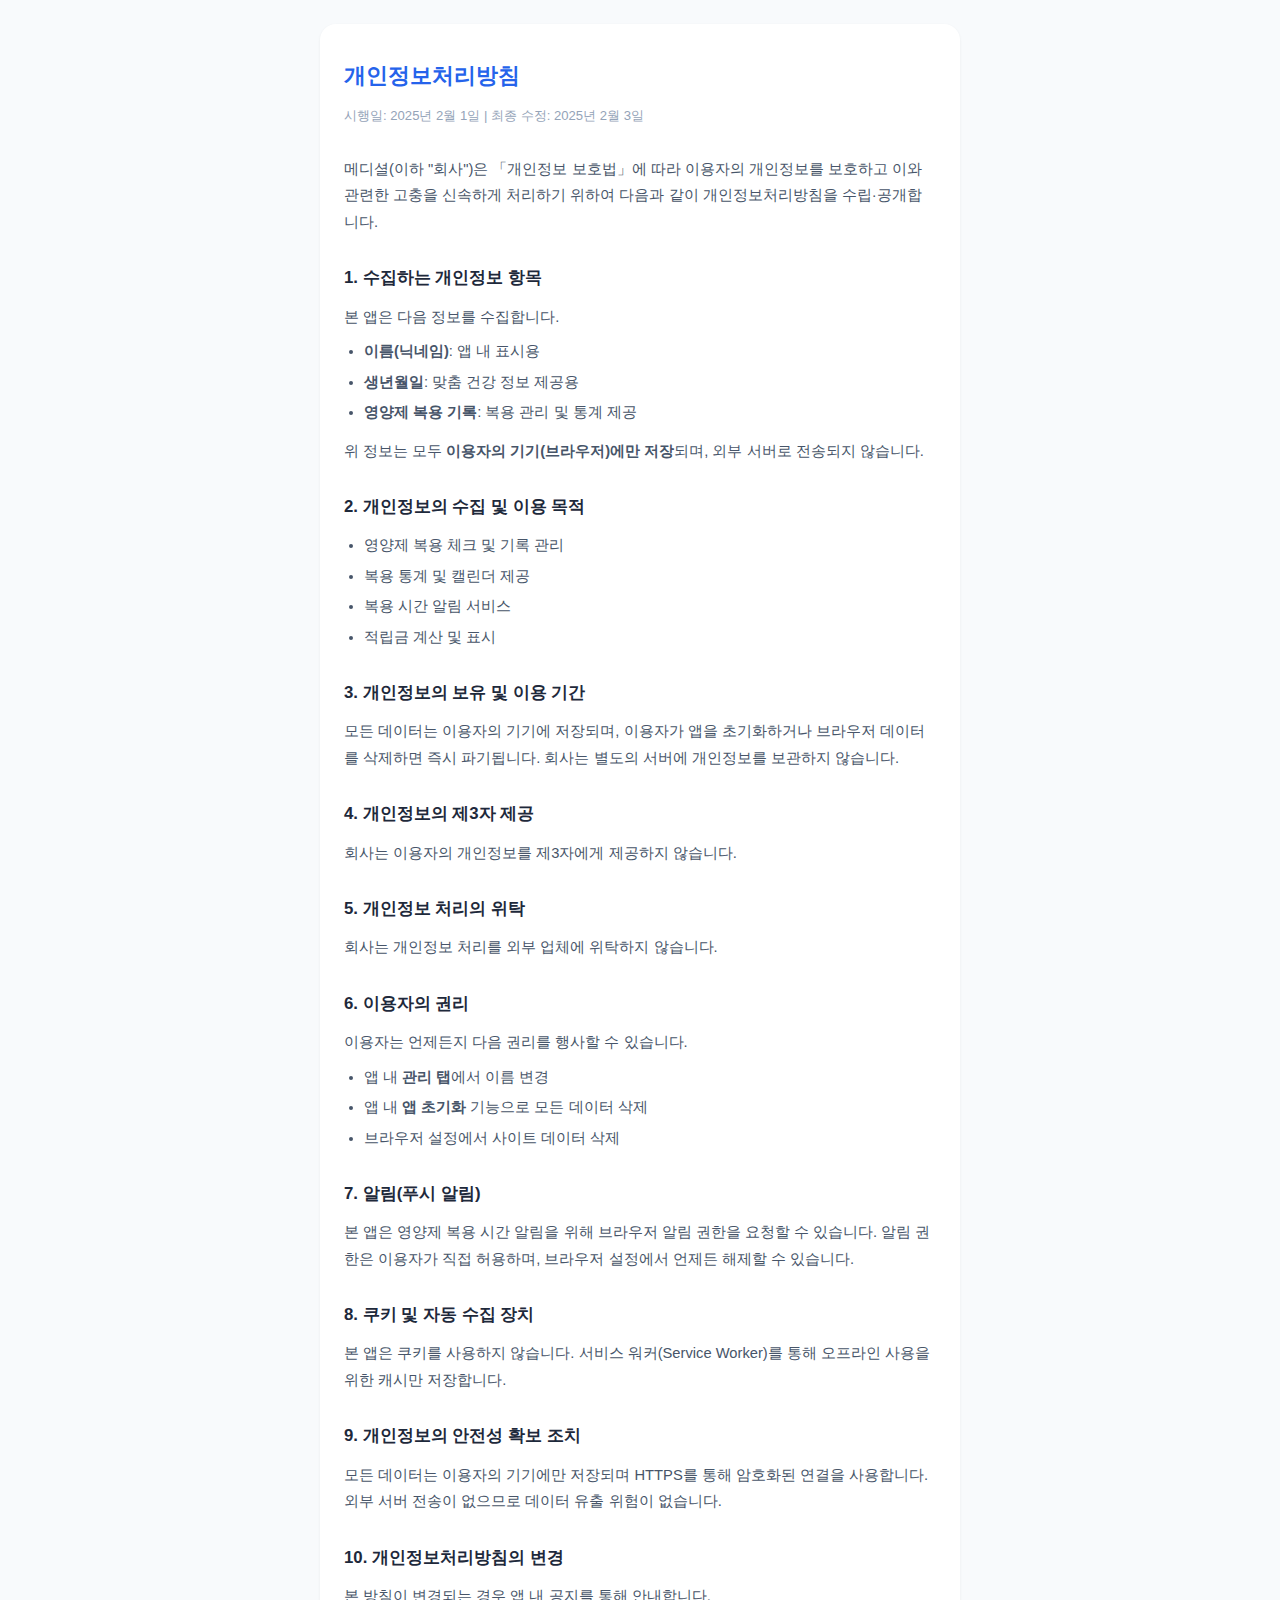
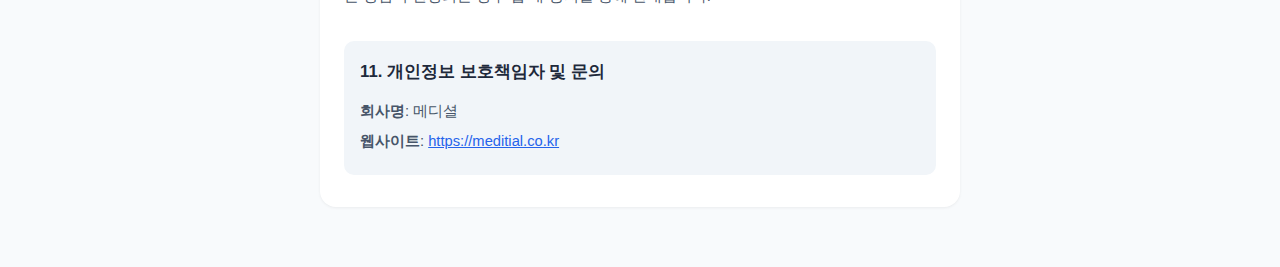
<file: privacy.html>
<!DOCTYPE html>
<html lang="ko">
<head>
<meta charset="UTF-8">
<meta name="viewport" content="width=device-width, initial-scale=1.0">
<title>개인정보처리방침 - 메디셜</title>
<style>
  * { margin: 0; padding: 0; box-sizing: border-box; }
  body {
    font-family: -apple-system, BlinkMacSystemFont, 'Segoe UI', sans-serif;
    background: #f8fafc;
    color: #1e293b;
    line-height: 1.8;
    padding: 24px 16px 60px;
  }
  .container {
    max-width: 640px;
    margin: 0 auto;
    background: #fff;
    border-radius: 16px;
    padding: 32px 24px;
    box-shadow: 0 1px 3px rgba(0,0,0,0.06);
  }
  h1 {
    font-size: 1.4rem;
    font-weight: 800;
    margin-bottom: 8px;
    color: #2563eb;
  }
  .updated {
    font-size: 0.82rem;
    color: #94a3b8;
    margin-bottom: 28px;
  }
  h2 {
    font-size: 1.05rem;
    font-weight: 700;
    margin-top: 28px;
    margin-bottom: 10px;
    color: #1e293b;
  }
  p, li {
    font-size: 0.92rem;
    color: #475569;
    margin-bottom: 8px;
  }
  ul {
    padding-left: 20px;
    margin-bottom: 12px;
  }
  li { margin-bottom: 4px; }
  .contact {
    margin-top: 32px;
    padding: 16px;
    background: #f1f5f9;
    border-radius: 10px;
  }
  .contact p { margin-bottom: 4px; }
  a { color: #2563eb; }
</style>
</head>
<body>
<div class="container">
  <h1>개인정보처리방침</h1>
  <p class="updated">시행일: 2025년 2월 1일 | 최종 수정: 2025년 2월 3일</p>

  <p>메디셜(이하 "회사")은 「개인정보 보호법」에 따라 이용자의 개인정보를 보호하고 이와 관련한 고충을 신속하게 처리하기 위하여 다음과 같이 개인정보처리방침을 수립·공개합니다.</p>

  <h2>1. 수집하는 개인정보 항목</h2>
  <p>본 앱은 다음 정보를 수집합니다.</p>
  <ul>
    <li><strong>이름(닉네임)</strong>: 앱 내 표시용</li>
    <li><strong>생년월일</strong>: 맞춤 건강 정보 제공용</li>
    <li><strong>영양제 복용 기록</strong>: 복용 관리 및 통계 제공</li>
  </ul>
  <p>위 정보는 모두 <strong>이용자의 기기(브라우저)에만 저장</strong>되며, 외부 서버로 전송되지 않습니다.</p>

  <h2>2. 개인정보의 수집 및 이용 목적</h2>
  <ul>
    <li>영양제 복용 체크 및 기록 관리</li>
    <li>복용 통계 및 캘린더 제공</li>
    <li>복용 시간 알림 서비스</li>
    <li>적립금 계산 및 표시</li>
  </ul>

  <h2>3. 개인정보의 보유 및 이용 기간</h2>
  <p>모든 데이터는 이용자의 기기에 저장되며, 이용자가 앱을 초기화하거나 브라우저 데이터를 삭제하면 즉시 파기됩니다. 회사는 별도의 서버에 개인정보를 보관하지 않습니다.</p>

  <h2>4. 개인정보의 제3자 제공</h2>
  <p>회사는 이용자의 개인정보를 제3자에게 제공하지 않습니다.</p>

  <h2>5. 개인정보 처리의 위탁</h2>
  <p>회사는 개인정보 처리를 외부 업체에 위탁하지 않습니다.</p>

  <h2>6. 이용자의 권리</h2>
  <p>이용자는 언제든지 다음 권리를 행사할 수 있습니다.</p>
  <ul>
    <li>앱 내 <strong>관리 탭</strong>에서 이름 변경</li>
    <li>앱 내 <strong>앱 초기화</strong> 기능으로 모든 데이터 삭제</li>
    <li>브라우저 설정에서 사이트 데이터 삭제</li>
  </ul>

  <h2>7. 알림(푸시 알림)</h2>
  <p>본 앱은 영양제 복용 시간 알림을 위해 브라우저 알림 권한을 요청할 수 있습니다. 알림 권한은 이용자가 직접 허용하며, 브라우저 설정에서 언제든 해제할 수 있습니다.</p>

  <h2>8. 쿠키 및 자동 수집 장치</h2>
  <p>본 앱은 쿠키를 사용하지 않습니다. 서비스 워커(Service Worker)를 통해 오프라인 사용을 위한 캐시만 저장합니다.</p>

  <h2>9. 개인정보의 안전성 확보 조치</h2>
  <p>모든 데이터는 이용자의 기기에만 저장되며 HTTPS를 통해 암호화된 연결을 사용합니다. 외부 서버 전송이 없으므로 데이터 유출 위험이 없습니다.</p>

  <h2>10. 개인정보처리방침의 변경</h2>
  <p>본 방침이 변경되는 경우 앱 내 공지를 통해 안내합니다.</p>

  <div class="contact">
    <h2 style="margin-top:0;">11. 개인정보 보호책임자 및 문의</h2>
    <p><strong>회사명</strong>: 메디셜</p>
    <p><strong>웹사이트</strong>: <a href="https://meditial.co.kr" target="_blank">https://meditial.co.kr</a></p>
  </div>
</div>
</body>
</html>
</file>
<file: style.css>
:root {
  /* Colors */
  --bg-primary: #ffffff;
  --bg-secondary: #f8fafc;
  --bg-tertiary: #f1f5f9;
  --bg-page: #eef2ff;
  --text-primary: #1e293b;
  --text-secondary: #64748b;
  --text-muted: #94a3b8;
  --border: #e2e8f0;
  --border-light: #f1f5f9;
  --accent: #2563eb;
  --accent-dark: #1d4ed8;
  --accent-deeper: #1e40af;
  --accent-bg: #eff6ff;
  --accent-border: #93c5fd;
  --green: #22c55e;
  --green-bg: #f0fdf4;
  --green-border: #bbf7d0;
  --red: #dc2626;
  --red-bg: #fef2f2;

  /* Spacing (4px scale) */
  --space-xs: 4px;
  --space-sm: 8px;
  --space-md: 12px;
  --space-base: 16px;
  --space-lg: 24px;
  --space-xl: 32px;

  /* Border Radius */
  --radius-sm: 8px;
  --radius-md: 12px;
  --radius-lg: 16px;
  --radius-xl: 24px;
  --radius-pill: 20px;
  --radius-full: 50%;

  /* Shadows */
  --shadow-sm: 0 1px 3px rgba(0,0,0,0.06);
  --shadow-md: 0 4px 16px rgba(0,0,0,0.06);
  --shadow-lg: 0 8px 28px rgba(0,0,0,0.08);
  --card-hover: 0 4px 16px rgba(0,0,0,0.05);

  /* Font Sizes */
  --text-xs: 0.75rem;
  --text-sm: 0.85rem;
  --text-base: 0.95rem;
  --text-lg: 1.1rem;
  --text-xl: 1.3rem;

  /* Layout */
  --nav-bg: rgba(255,255,255,0.92);
  --nav-border: #e2e8f0;
  --modal-overlay: rgba(15, 23, 42, 0.5);
}

[data-theme="dark"] {
  --bg-primary: #1e1e2e;
  --bg-secondary: #262637;
  --bg-tertiary: #2e2e42;
  --bg-page: #13131d;
  --text-primary: #e2e8f0;
  --text-secondary: #94a3b8;
  --text-muted: #64748b;
  --border: #3b3b54;
  --border-light: #2e2e42;
  --accent: #60a5fa;
  --accent-dark: #3b82f6;
  --accent-deeper: #2563eb;
  --accent-bg: rgba(59,130,246,0.12);
  --accent-border: rgba(96,165,250,0.3);
  --green: #4ade80;
  --green-bg: rgba(74,222,128,0.1);
  --green-border: rgba(74,222,128,0.25);
  --red: #f87171;
  --red-bg: rgba(248,113,113,0.1);
  --shadow-sm: 0 1px 3px rgba(0,0,0,0.2);
  --shadow-md: 0 4px 16px rgba(0,0,0,0.25);
  --shadow-lg: 0 8px 28px rgba(0,0,0,0.3);
  --card-hover: 0 4px 16px rgba(0,0,0,0.2);
  --nav-bg: rgba(30,30,46,0.95);
  --nav-border: #3b3b54;
  --modal-overlay: rgba(0, 0, 0, 0.7);
}

* { margin: 0; padding: 0; box-sizing: border-box; touch-action: pan-x pan-y; }

body {
  font-family: 'Inter', -apple-system, BlinkMacSystemFont, 'Segoe UI', sans-serif;
  background: var(--bg-page);
  color: var(--text-primary);
  min-height: 100vh;
  transition: background 0.3s, color 0.3s;
}

.app {
  max-width: 480px;
  margin: 0 auto;
  min-height: 100vh;
  background: var(--bg-primary);
  box-shadow: 0 0 40px rgba(30, 64, 175, 0.08);
  animation: appFadeIn 0.6s ease;
  padding-bottom: 80px;
}
@keyframes appFadeIn {
  from { opacity: 0; transform: translateY(10px); }
  to { opacity: 1; transform: translateY(0); }
}

/* Header */
.header {
  background: linear-gradient(135deg, #2563eb 0%, #1d4ed8 50%, #1e40af 100%);
  color: #fff;
  padding: var(--space-lg) 20px 28px;
  position: relative;
  overflow: hidden;
}
[data-theme="dark"] .header {
  background: linear-gradient(135deg, #1e3a5f 0%, #1a2744 50%, #162032 100%);
}
.header::before {
  content: '';
  position: absolute;
  top: -50%; left: -50%;
  width: 200%; height: 200%;
  background: radial-gradient(circle at 30% 40%, rgba(255,255,255,0.1) 0%, transparent 60%);
  animation: headerShimmer 8s ease-in-out infinite alternate;
}
@keyframes headerShimmer {
  0% { transform: translate(0, 0); }
  100% { transform: translate(10%, 5%); }
}
.header-top {
  display: flex;
  align-items: center;
  justify-content: space-between;
  position: relative;
}
.header-info {
  flex: 1;
}
.header h1 {
  font-size: 1.35rem;
  font-weight: 800;
  letter-spacing: -0.5px;
  text-shadow: 0 2px 8px rgba(0,0,0,0.15);
}
.header .date {
  font-size: 0.82rem;
  opacity: 0.8;
  margin-top: 4px;
  font-weight: 400;
}

/* Header bottom row */
.header-bottom {
  display: flex;
  align-items: center;
  justify-content: space-between;
  margin-top: 16px;
  position: relative;
}

/* Dark mode toggle */
.dark-toggle {
  position: relative;
  width: 38px;
  height: 38px;
  border-radius: 50%;
  border: 2px solid rgba(255,255,255,0.3);
  background: rgba(255,255,255,0.1);
  color: #fff;
  cursor: pointer;
  display: flex;
  align-items: center;
  justify-content: center;
  font-size: 1.1rem;
  transition: all 0.3s;
  flex-shrink: 0;
  backdrop-filter: blur(4px);
}
.dark-toggle:hover {
  background: rgba(255,255,255,0.2);
  transform: translateY(-2px);
}

/* Progress Ring in Header */
.header-progress {
  display: flex;
  align-items: center;
  gap: var(--space-base);
  flex: 1;
  position: relative;
}
.progress-ring-wrap {
  position: relative;
  width: 56px;
  height: 56px;
  flex-shrink: 0;
}
.progress-ring-wrap svg {
  transform: rotate(-90deg);
}
.progress-ring-bg {
  fill: none;
  stroke: rgba(255,255,255,0.2);
  stroke-width: 5;
}
.progress-ring-bar {
  fill: none;
  stroke: #fff;
  stroke-width: 5;
  stroke-linecap: round;
  transition: stroke-dashoffset 0.8s cubic-bezier(0.4, 0, 0.2, 1);
}
.progress-ring-text {
  position: absolute;
  top: 50%; left: 50%;
  transform: translate(-50%, -50%);
  font-size: 0.78rem;
  font-weight: 800;
  color: #fff;
}
.progress-detail {
  font-size: 0.82rem;
  color: rgba(255,255,255,0.85);
  line-height: 1.5;
}
.progress-detail strong {
  color: #fff;
  font-weight: 700;
}

/* Update Banner */
.update-banner {
  position: fixed;
  bottom: 60px;
  left: 50%;
  transform: translateX(-50%);
  width: 100%;
  max-width: 480px;
  background: linear-gradient(135deg, #2563eb, #1d4ed8);
  color: #fff;
  text-align: center;
  padding: 14px 16px;
  font-size: 0.88rem;
  font-weight: 600;
  cursor: pointer;
  z-index: 49;
  display: flex;
  align-items: center;
  justify-content: center;
  box-shadow: 0 -2px 12px rgba(37, 99, 235, 0.3);
  animation: updateSlideUp 0.4s cubic-bezier(0.16, 1, 0.3, 1);
}
@keyframes updateSlideUp {
  from { transform: translateX(-50%) translateY(100%); }
  to { transform: translateX(-50%) translateY(0); }
}
.update-banner:hover {
  background: linear-gradient(135deg, #1d4ed8, #1e40af);
}
[data-theme="dark"] .update-banner {
  background: linear-gradient(135deg, #3b82f6, #2563eb);
}

/* Bottom Navigation */
.bottom-nav {
  position: fixed;
  bottom: 0;
  left: 50%;
  transform: translateX(-50%);
  width: 100%;
  max-width: 480px;
  background: var(--nav-bg);
  backdrop-filter: blur(12px);
  -webkit-backdrop-filter: blur(12px);
  border-top: 1px solid var(--nav-border);
  display: flex;
  z-index: 50;
  padding-bottom: env(safe-area-inset-bottom, 0);
}
.nav-item {
  flex: 1;
  padding: 10px 0 8px;
  text-align: center;
  cursor: pointer;
  border: none;
  background: none;
  color: var(--text-muted);
  font-family: 'Inter', sans-serif;
  transition: all 0.3s cubic-bezier(0.4, 0, 0.2, 1);
  position: relative;
  display: flex;
  flex-direction: column;
  align-items: center;
  gap: 3px;
}
.nav-item .nav-icon {
  font-size: 1.3rem;
  line-height: 1;
  transition: transform 0.3s;
}
.nav-item .nav-label {
  font-size: 0.68rem;
  font-weight: 600;
  letter-spacing: 0.3px;
}
.nav-item.active {
  color: var(--accent);
}
.nav-item.active .nav-icon {
  transform: scale(1.15);
}
.nav-item.active::before {
  content: '';
  position: absolute;
  top: 0;
  left: 50%;
  transform: translateX(-50%);
  width: 28px;
  height: 3px;
  background: var(--accent);
  border-radius: 0 0 3px 3px;
}

/* Tab content */
.tab-content {
  display: none;
  padding: 20px var(--space-base);
  animation: tabFadeIn 0.4s ease;
}
.tab-content.active { display: block; }
@keyframes tabFadeIn {
  from { opacity: 0; transform: translateY(8px); }
  to { opacity: 1; transform: translateY(0); }
}

/* Today tab - Empty State */
.today-empty {
  text-align: center;
  padding: 50px 20px;
  color: var(--text-muted);
  animation: fadeInUp 0.5s ease;
}
.today-empty .empty-icon {
  font-size: 3.5rem;
  margin-bottom: 16px;
  display: block;
  animation: emptyBounce 2s ease-in-out infinite;
}
@keyframes emptyBounce {
  0%, 100% { transform: translateY(0); }
  50% { transform: translateY(-8px); }
}
.today-empty .empty-title {
  font-size: 1.05rem;
  font-weight: 700;
  color: var(--text-secondary);
  margin-bottom: 8px;
}
.today-empty .empty-desc {
  font-size: 0.85rem;
  color: var(--text-muted);
  margin-bottom: 20px;
  line-height: 1.5;
}

/* Completion celebration */
.completion-banner {
  text-align: center;
  padding: 28px 20px;
  background: linear-gradient(135deg, var(--green-bg), #dcfce7);
  border-radius: var(--radius-lg);
  margin-bottom: 20px;
  border: 1px solid var(--green-border);
  animation: celebrateIn 0.6s cubic-bezier(0.175, 0.885, 0.32, 1.275);
}
[data-theme="dark"] .completion-banner {
  background: linear-gradient(135deg, rgba(74,222,128,0.08), rgba(74,222,128,0.15));
}
@keyframes celebrateIn {
  0% { opacity: 0; transform: scale(0.8); }
  100% { opacity: 1; transform: scale(1); }
}
.completion-banner .celebrate-icon {
  font-size: 2.8rem;
  display: block;
  margin-bottom: 10px;
  animation: celebrateBounce 1s ease-in-out infinite;
}
@keyframes celebrateBounce {
  0% { transform: scale(1) rotateY(0deg); }
  50% { transform: scale(1.1) rotateY(180deg); }
  100% { transform: scale(1) rotateY(360deg); }
}
.completion-banner .celebrate-title {
  font-size: 1.1rem;
  font-weight: 800;
  color: var(--green);
  margin-bottom: 4px;
}
.completion-banner .celebrate-desc {
  font-size: 0.82rem;
  color: var(--text-secondary);
}

/* Care Message */
.care-message {
  text-align: center;
  padding: var(--space-base) 20px;
  background: var(--bg-secondary);
  border-radius: var(--radius-md);
  margin-bottom: var(--space-base);
  border: 1px solid var(--border-light);
  animation: fadeInUp 0.6s ease both;
}
.care-message.done {
  background: linear-gradient(135deg, var(--green-bg), #dcfce7);
  border-color: var(--green-border);
}
[data-theme="dark"] .care-message.done {
  background: linear-gradient(135deg, rgba(74,222,128,0.06), rgba(74,222,128,0.12));
}
.care-message .care-icon {
  font-size: 1.4rem;
  display: block;
  margin-bottom: 6px;
}
.care-message .care-text {
  font-size: 0.88rem;
  font-weight: 600;
  color: var(--text-secondary);
  line-height: 1.5;
}
.care-message.done .care-text {
  color: var(--green);
}


.time-group {
  margin-bottom: 24px;
  animation: fadeInUp 0.5s ease both;
}
.time-group:nth-child(2) { animation-delay: 0.1s; }
.time-group:nth-child(3) { animation-delay: 0.2s; }
@keyframes fadeInUp {
  from { opacity: 0; transform: translateY(12px); }
  to { opacity: 1; transform: translateY(0); }
}
.time-group-label {
  font-size: 0.75rem;
  font-weight: 700;
  color: var(--accent);
  text-transform: uppercase;
  margin-bottom: 10px;
  padding-left: 4px;
  letter-spacing: 1px;
  display: flex;
  align-items: center;
  gap: 6px;
}
.time-group-label::before {
  content: '';
  width: 6px; height: 6px;
  border-radius: 50%;
  background: var(--accent);
  display: inline-block;
}

.supp-card {
  display: flex;
  align-items: center;
  padding: var(--space-base);
  background: var(--bg-secondary);
  border-radius: var(--radius-md);
  margin-bottom: 10px;
  transition: all 0.35s cubic-bezier(0.4, 0, 0.2, 1);
  gap: var(--space-base);
  border: 1px solid var(--border-light);
}
.supp-card:hover {
  background: var(--bg-tertiary);
  transform: translateY(-2px);
  box-shadow: var(--shadow-md);
}
.supp-card.checked {
  background: var(--green-bg);
  border-color: var(--green-border);
}
.supp-card.checked:hover { background: var(--green-bg); }
.supp-card .check-btn {
  width: 32px;
  height: 32px;
  border-radius: 50%;
  border: 2.5px solid #cbd5e1;
  background: var(--bg-primary);
  cursor: pointer;
  display: flex;
  align-items: center;
  justify-content: center;
  flex-shrink: 0;
  transition: all 0.3s cubic-bezier(0.4, 0, 0.2, 1);
  font-size: 14px;
  color: transparent;
}
.supp-card .check-btn:hover {
  border-color: var(--green);
  transform: scale(1.1);
}
.supp-card.checked .check-btn {
  background: var(--green);
  border-color: var(--green);
  color: #fff;
  animation: checkPop 0.4s cubic-bezier(0.175, 0.885, 0.32, 1.275);
}
@keyframes checkPop {
  0% { transform: scale(0.8); }
  50% { transform: scale(1.2); }
  100% { transform: scale(1); }
}
.supp-card .info { flex: 1; }
.supp-card .name {
  font-weight: 600;
  font-size: 0.95rem;
  color: var(--text-primary);
  transition: all 0.3s;
}
.supp-card.checked .name {
  text-decoration: line-through;
  color: var(--text-muted);
}
.supp-card .detail {
  font-size: 0.8rem;
  color: var(--text-muted);
  margin-top: 3px;
}
.supp-card .stock-badge {
  font-size: var(--text-xs);
  font-weight: 600;
  padding: var(--space-xs) 10px;
  border-radius: var(--radius-pill);
  background: #e0e7ff;
  color: #3b82f6;
  flex-shrink: 0;
  transition: all 0.3s;
}
.supp-card .stock-badge.low {
  background: var(--red-bg);
  color: var(--red);
  animation: lowPulse 2s ease-in-out infinite;
}
@keyframes lowPulse {
  0%, 100% { opacity: 1; }
  50% { opacity: 0.6; }
}

.supp-card .stock-area {
  display: flex;
  flex-direction: column;
  align-items: flex-end;
  gap: 4px;
  flex-shrink: 0;
}
.supp-card .buy-btn {
  position: relative;
  display: flex;
  align-items: center;
  gap: 3px;
  font-size: 0.7rem;
  font-weight: 800;
  padding: 5px 10px;
  border-radius: var(--radius-pill);
  background: linear-gradient(135deg, #ff6b6b, #ee5a24, #f0932b);
  background-size: 200% 200%;
  color: #fff;
  text-decoration: none;
  white-space: nowrap;
  overflow: hidden;
  animation: buyGradient 3s ease infinite, buyBounce 2s ease-in-out infinite;
  box-shadow: 0 2px 8px rgba(238,90,36,0.4);
  transition: transform 0.2s, box-shadow 0.2s;
}
.supp-card .buy-btn:active {
  transform: scale(0.92);
  box-shadow: 0 1px 4px rgba(238,90,36,0.3);
}
.buy-btn-icon {
  font-size: 0.75rem;
}
.buy-btn-text {
  position: relative;
  z-index: 1;
}
.buy-btn-shine {
  position: absolute;
  top: 0;
  left: -100%;
  width: 60%;
  height: 100%;
  background: linear-gradient(90deg, transparent, rgba(255,255,255,0.35), transparent);
  animation: buyShine 2.5s ease-in-out infinite;
  pointer-events: none;
}
@keyframes buyGradient {
  0% { background-position: 0% 50%; }
  50% { background-position: 100% 50%; }
  100% { background-position: 0% 50%; }
}
@keyframes buyBounce {
  0%, 100% { transform: translateY(0); }
  50% { transform: translateY(-1px); }
}
@keyframes buyShine {
  0% { left: -100%; }
  60% { left: 150%; }
  100% { left: 150%; }
}
[data-theme="dark"] .supp-card .buy-btn {
  background: linear-gradient(135deg, #f97316, #ef4444, #f59e0b);
  background-size: 200% 200%;
  box-shadow: 0 2px 10px rgba(249,115,22,0.4);
}

/* Confetti */
.confetti-container {
  position: fixed;
  top: 0; left: 0;
  width: 100%; height: 100%;
  pointer-events: none;
  z-index: 200;
  overflow: hidden;
}
.confetti-piece {
  position: absolute;
  width: 10px;
  height: 10px;
  border-radius: 2px;
  animation: confettiFall 1.2s ease-out forwards;
}
@keyframes confettiFall {
  0% { opacity: 1; transform: translateY(0) rotate(0deg) scale(1); }
  100% { opacity: 0; transform: translateY(600px) rotate(720deg) scale(0.3); }
}

/* Stats tab */
.stat-period {
  display: flex;
  gap: 8px;
  margin-bottom: 24px;
}
.period-btn {
  flex: 1;
  padding: 10px;
  border: 1.5px solid var(--border);
  border-radius: var(--radius-md);
  background: var(--bg-primary);
  cursor: pointer;
  font-size: var(--text-sm);
  font-weight: 600;
  color: var(--text-secondary);
  transition: all 0.3s cubic-bezier(0.4, 0, 0.2, 1);
  font-family: 'Inter', sans-serif;
}
.period-btn:hover { border-color: var(--accent-border); color: var(--accent); }
.period-btn.active {
  background: linear-gradient(135deg, #2563eb, #1d4ed8);
  color: #fff;
  border-color: transparent;
  box-shadow: 0 4px 12px rgba(37, 99, 235, 0.3);
}
[data-theme="dark"] .period-btn.active {
  background: linear-gradient(135deg, #3b82f6, #2563eb);
}

/* Savings Hero */
.savings-hero {
  text-align: center;
  padding: 28px 20px;
  margin-bottom: var(--space-lg);
  border-radius: var(--radius-lg);
  background: linear-gradient(135deg, #fffbeb, #fef3c7);
  border: 1.5px solid #fbbf24;
  box-shadow: 0 0 12px rgba(251,191,36,0.2);
  animation: fadeInUp 0.5s ease;
}
[data-theme="dark"] .savings-hero {
  background: linear-gradient(135deg, rgba(251,191,36,0.08), rgba(245,158,11,0.15));
  border-color: #f59e0b;
  box-shadow: 0 0 12px rgba(245,158,11,0.15);
}
.savings-hero-icon {
  font-size: 2.8rem;
  margin-bottom: 8px;
  animation: celebrateBounce 1s ease-in-out infinite;
}
.savings-hero-amount {
  font-size: 2.2rem;
  font-weight: 800;
  background: linear-gradient(135deg, #f59e0b, #d97706);
  -webkit-background-clip: text;
  -webkit-text-fill-color: transparent;
  background-clip: text;
  line-height: 1.2;
}
.savings-hero-label {
  font-size: 0.82rem;
  font-weight: 600;
  color: var(--text-secondary);
  margin-top: 4px;
  margin-bottom: 16px;
}
.savings-hero-bar-wrap {
  max-width: 280px;
  margin: 0 auto;
}
.savings-hero-bar {
  height: 10px;
  background: rgba(251,191,36,0.2);
  border-radius: 5px;
  overflow: hidden;
}
.savings-hero-bar-fill {
  height: 100%;
  background: linear-gradient(90deg, #f59e0b, #fbbf24);
  border-radius: 5px;
  transition: width 0.8s cubic-bezier(0.4, 0, 0.2, 1);
}
.savings-hero-bar-labels {
  display: flex;
  justify-content: space-between;
  font-size: 0.68rem;
  color: var(--text-muted);
  margin-top: 4px;
  font-weight: 500;
}

/* Streak badge */
.streak-badge {
  display: inline-flex;
  align-items: center;
  gap: var(--space-xs);
  background: linear-gradient(135deg, rgba(249,115,22,0.5), rgba(239,68,68,0.45));
  color: #fff;
  padding: 5px 10px;
  border-radius: var(--radius-pill);
  font-size: 0.7rem;
  font-weight: 700;
  white-space: nowrap;
  backdrop-filter: blur(4px);
  position: relative;
  overflow: hidden;
  text-shadow: 0 1px 4px rgba(0,0,0,0.2);
  animation: streakGlow 2s ease-in-out infinite;
}
@keyframes streakGlow {
  0%, 100% { box-shadow: 0 0 8px rgba(249,115,22,0.3), 0 0 2px rgba(239,68,68,0.2); }
  50% { box-shadow: 0 0 16px rgba(249,115,22,0.5), 0 0 6px rgba(239,68,68,0.4); }
}
.streak-badge::before {
  content: '';
  position: absolute;
  top: -50%; left: -50%;
  width: 200%; height: 200%;
  background: radial-gradient(circle at 30% 50%, rgba(255,200,50,0.25) 0%, transparent 60%);
  animation: streakShimmer 3s ease-in-out infinite alternate;
}
@keyframes streakShimmer {
  0% { transform: translate(0, 0); }
  100% { transform: translate(20%, -10%); }
}
.streak-badge .streak-fire {
  font-size: 0.9rem;
  animation: fireFlicker 0.8s ease-in-out infinite alternate;
  filter: drop-shadow(0 0 3px rgba(249,115,22,0.6));
}
@keyframes fireFlicker {
  0% { transform: scale(1) rotate(-3deg); }
  50% { transform: scale(1.15) rotate(3deg); }
  100% { transform: scale(1.05) rotate(-2deg); }
}

.stat-summary {
  display: flex;
  gap: 10px;
  margin-bottom: var(--space-lg);
}
.stat-box {
  flex: 1;
  text-align: center;
  padding: var(--space-base) var(--space-sm);
  background: linear-gradient(145deg, var(--bg-secondary), var(--bg-tertiary));
  border-radius: var(--radius-lg);
  border: 1px solid var(--border);
  transition: all 0.3s;
  animation: fadeInUp 0.5s ease both;
}
.stat-box:nth-child(1) { animation-delay: 0s; }
.stat-box:nth-child(2) { animation-delay: 0.1s; }
.stat-box:nth-child(3) { animation-delay: 0.2s; }
.stat-box:hover {
  transform: translateY(-2px);
  box-shadow: var(--shadow-md);
}
.stat-box .value {
  font-size: 1.7rem;
  font-weight: 800;
  background: linear-gradient(135deg, var(--accent), var(--accent-dark));
  -webkit-background-clip: text;
  -webkit-text-fill-color: transparent;
  background-clip: text;
}
.stat-box .label {
  font-size: 0.72rem;
  font-weight: 500;
  color: var(--text-muted);
  margin-top: 6px;
  letter-spacing: 0.3px;
}

/* Stats empty */
.stats-empty {
  text-align: center;
  padding: 50px 20px;
  animation: fadeInUp 0.5s ease;
}
.stats-empty .empty-icon {
  font-size: 3.5rem;
  margin-bottom: 16px;
  display: block;
  animation: emptyBounce 2s ease-in-out infinite;
}
.stats-empty .empty-title {
  font-size: 1.05rem;
  font-weight: 700;
  color: var(--text-secondary);
  margin-bottom: 8px;
}
.stats-empty .empty-desc {
  font-size: 0.85rem;
  color: var(--text-muted);
  line-height: 1.5;
}

.chart-section h3 {
  font-size: 0.9rem;
  font-weight: 700;
  margin-bottom: 16px;
  color: var(--text-primary);
}
.chart-bar-row {
  display: flex;
  align-items: center;
  margin-bottom: 12px;
  gap: 10px;
  animation: fadeInUp 0.5s ease both;
}
.chart-bar-row:nth-child(1) { animation-delay: 0s; }
.chart-bar-row:nth-child(2) { animation-delay: 0.08s; }
.chart-bar-row:nth-child(3) { animation-delay: 0.16s; }
.chart-bar-row:nth-child(4) { animation-delay: 0.24s; }
.chart-bar-label {
  font-size: 0.75rem;
  font-weight: 500;
  color: var(--text-secondary);
  width: 72px;
  text-align: right;
  flex-shrink: 0;
  word-break: keep-all;
}
.chart-bar-track {
  flex: 1;
  height: 24px;
  background: var(--bg-tertiary);
  border-radius: var(--radius-md);
  overflow: hidden;
}
.chart-bar-fill {
  height: 100%;
  background: linear-gradient(90deg, #3b82f6, #2563eb, #1d4ed8);
  border-radius: var(--radius-md);
  transition: width 0.8s cubic-bezier(0.4, 0, 0.2, 1);
  min-width: 0;
  position: relative;
}
.chart-bar-fill::after {
  content: '';
  position: absolute;
  top: 0; left: 0; right: 0; bottom: 0;
  background: linear-gradient(180deg, rgba(255,255,255,0.2) 0%, transparent 100%);
}
.chart-bar-value {
  font-size: 0.78rem;
  font-weight: 700;
  color: var(--accent);
  width: 40px;
  flex-shrink: 0;
}

/* Manage tab */
.manage-group {
  margin-bottom: 24px;
}
.manage-group-title {
  font-size: 0.85rem;
  font-weight: 700;
  color: var(--text-primary);
  margin-bottom: 12px;
  padding-left: 2px;
}
.add-btn {
  width: 100%;
  padding: var(--space-base);
  border: 2px dashed var(--border);
  border-radius: var(--radius-md);
  background: var(--bg-secondary);
  cursor: pointer;
  font-size: var(--text-base);
  font-weight: 600;
  color: var(--text-muted);
  margin-bottom: var(--space-base);
  transition: all 0.3s cubic-bezier(0.4, 0, 0.2, 1);
  font-family: 'Inter', sans-serif;
}
.add-btn:hover {
  border-color: var(--accent);
  color: var(--accent);
  background: var(--accent-bg);
  transform: translateY(-2px);
  box-shadow: var(--shadow-md);
}

/* Manage empty */
.manage-empty {
  text-align: center;
  padding: 50px 20px;
  animation: fadeInUp 0.5s ease;
}
.manage-empty .empty-icon {
  font-size: 3.5rem;
  margin-bottom: 16px;
  display: block;
  animation: emptyBounce 2s ease-in-out infinite;
}
.manage-empty .empty-title {
  font-size: 1.05rem;
  font-weight: 700;
  color: var(--text-secondary);
  margin-bottom: 8px;
}
.manage-empty .empty-desc {
  font-size: 0.85rem;
  color: var(--text-muted);
  line-height: 1.5;
}

.manage-card {
  background: var(--bg-secondary);
  border-radius: var(--radius-md);
  padding: var(--space-base);
  margin-bottom: var(--space-md);
  border: 1px solid var(--border-light);
  transition: all 0.3s cubic-bezier(0.4, 0, 0.2, 1);
  animation: fadeInUp 0.4s ease both;
}
.manage-card:hover {
  box-shadow: var(--shadow-md);
  transform: translateY(-2px);
}
.manage-card-header {
  display: flex;
  align-items: center;
  justify-content: space-between;
  margin-bottom: 8px;
}
.manage-card-header .name { font-weight: 700; font-size: 0.95rem; color: var(--text-primary); }
.manage-card-actions {
  display: flex;
  gap: 6px;
}
.manage-card-actions button {
  background: none;
  border: none;
  cursor: pointer;
  font-size: var(--text-sm);
  padding: 6px;
  color: var(--text-muted);
  border-radius: var(--radius-sm);
  transition: all 0.2s;
}
.manage-card-actions button:hover { color: var(--accent); background: var(--accent-bg); }
.manage-card-actions .delete-btn:hover { color: var(--red); background: var(--red-bg); }
.manage-card .detail-row {
  font-size: 0.82rem;
  color: var(--text-muted);
  font-weight: 500;
}
.manage-card .stock-row {
  display: flex;
  align-items: center;
  gap: 10px;
  margin-top: 10px;
}

/* Modal */
.modal-overlay {
  display: none;
  position: fixed;
  top: 0; left: 0; right: 0; bottom: 0;
  background: var(--modal-overlay);
  backdrop-filter: blur(4px);
  z-index: 100;
  justify-content: center;
  align-items: flex-end;
}
.modal-overlay.active {
  display: flex;
  animation: overlayFadeIn 0.3s ease;
}
@keyframes overlayFadeIn {
  from { opacity: 0; }
  to { opacity: 1; }
}
.modal {
  background: var(--bg-primary);
  border-radius: var(--radius-xl) var(--radius-xl) 0 0;
  padding: 28px var(--space-lg) var(--space-xl);
  width: 100%;
  max-width: 480px;
  max-height: 85vh;
  overflow-y: auto;
  animation: slideUp 0.4s cubic-bezier(0.16, 1, 0.3, 1);
}
@keyframes slideUp {
  from { transform: translateY(100%); }
  to { transform: translateY(0); }
}
.modal::before {
  content: '';
  display: block;
  width: 40px;
  height: 4px;
  background: var(--border);
  border-radius: 2px;
  margin: 0 auto 20px;
}
.modal h2 {
  font-size: 1.15rem;
  font-weight: 700;
  margin-bottom: 24px;
  text-align: center;
  color: var(--text-primary);
}
.form-group {
  margin-bottom: 18px;
}
.form-group label {
  display: block;
  font-size: 0.8rem;
  font-weight: 600;
  color: var(--text-secondary);
  margin-bottom: 8px;
  letter-spacing: 0.3px;
}
.form-group input, .form-group select {
  width: 100%;
  padding: var(--space-md) 14px;
  border: 1.5px solid var(--border);
  border-radius: var(--radius-md);
  font-size: var(--text-base);
  font-family: 'Inter', sans-serif;
  outline: none;
  transition: all 0.3s cubic-bezier(0.4, 0, 0.2, 1);
  background: var(--bg-secondary);
  color: var(--text-primary);
}
.form-group input:focus, .form-group select:focus {
  border-color: var(--accent);
  background: var(--bg-primary);
  box-shadow: 0 0 0 3px rgba(37, 99, 235, 0.1);
}
.form-actions {
  display: flex;
  gap: 10px;
  margin-top: 24px;
}
.form-actions button {
  flex: 1;
  padding: 14px;
  border-radius: var(--radius-md);
  border: none;
  font-size: var(--text-base);
  font-weight: 700;
  font-family: 'Inter', sans-serif;
  cursor: pointer;
  transition: all 0.3s cubic-bezier(0.4, 0, 0.2, 1);
}
.btn-cancel {
  background: var(--bg-tertiary);
  color: var(--text-secondary);
}
.btn-cancel:hover { background: var(--border); }
.btn-save {
  background: linear-gradient(135deg, #2563eb, #1d4ed8);
  color: #fff;
  box-shadow: 0 4px 12px rgba(37, 99, 235, 0.3);
}
.btn-save:hover {
  transform: translateY(-2px);
  box-shadow: var(--shadow-md);
}

/* Event Ticker */
.event-ticker {
  display: flex;
  align-items: center;
  gap: 12px;
  padding: 12px 16px;
  background: linear-gradient(90deg, #fef3c7, #fde68a, #fef3c7);
  background-size: 200% 100%;
  animation: tickerShine 3s ease-in-out infinite, tickerGlow 2s ease-in-out infinite;
  cursor: pointer;
  overflow: hidden;
  position: relative;
  border: none;
  box-shadow: 0 0 8px rgba(251,191,36,0.3), inset 0 0 8px rgba(251,191,36,0.15);
}
@keyframes tickerShine {
  0%, 100% { background-position: 0% 50%; }
  50% { background-position: 100% 50%; }
}
@keyframes tickerGlow {
  0%, 100% { box-shadow: 0 0 6px rgba(251,191,36,0.25), inset 0 0 6px rgba(251,191,36,0.1); }
  50% { box-shadow: 0 0 14px rgba(251,191,36,0.5), inset 0 0 10px rgba(251,191,36,0.2); }
}
[data-theme="dark"] .event-ticker {
  background: linear-gradient(90deg, rgba(251,191,36,0.1), rgba(245,158,11,0.18), rgba(251,191,36,0.1));
  background-size: 200% 100%;
  box-shadow: 0 0 8px rgba(245,158,11,0.2), inset 0 0 8px rgba(245,158,11,0.08);
}
.event-ticker-badge {
  flex-shrink: 0;
  font-size: 0.65rem;
  font-weight: 800;
  letter-spacing: 1px;
  padding: var(--space-xs) 10px;
  border-radius: var(--radius-sm);
  background: linear-gradient(135deg, #f59e0b, #d97706);
  color: #fff;
  box-shadow: 0 2px 6px rgba(245,158,11,0.3);
  animation: badgePulse 2s ease-in-out infinite;
}
@keyframes badgePulse {
  0%, 100% { transform: scale(1); }
  50% { transform: scale(1.05); }
}
[data-theme="dark"] .event-ticker-badge {
  background: linear-gradient(135deg, #f59e0b, #d97706);
  box-shadow: 0 2px 8px rgba(245,158,11,0.4);
}
.event-ticker-wrap {
  flex: 1;
  height: 1.4em;
  overflow: hidden;
  position: relative;
}
.event-ticker-item {
  display: block;
  position: absolute;
  top: 0; left: 0; right: 0;
  font-size: 0.85rem;
  font-weight: 700;
  color: #92400e;
  text-decoration: none;
  white-space: nowrap;
  overflow: hidden;
  text-overflow: ellipsis;
  line-height: 1.4em;
  opacity: 0;
  transform: translateY(100%);
  transition: all 0.4s cubic-bezier(0.4, 0, 0.2, 1);
}
[data-theme="dark"] .event-ticker-item {
  color: #fbbf24;
}
.event-ticker-item.active {
  opacity: 1;
  transform: translateY(0);
}
.event-ticker-item.out {
  opacity: 0;
  transform: translateY(-100%);
}

/* Notification permission banner */
.notif-banner {
  display: none;
  background: linear-gradient(90deg, #fef3c7, #fde68a);
  padding: 14px 16px;
  font-size: 0.85rem;
  font-weight: 500;
  color: #92400e;
  text-align: center;
  cursor: pointer;
  transition: all 0.3s;
}
[data-theme="dark"] .notif-banner {
  background: linear-gradient(90deg, rgba(254,243,199,0.15), rgba(253,230,138,0.15));
  color: #fbbf24;
}
.notif-banner:hover { background: linear-gradient(90deg, #fde68a, #fcd34d); }

/* CTA button */
.cta-btn {
  display: flex;
  align-items: center;
  justify-content: center;
  gap: var(--space-md);
  width: 100%;
  padding: 18px var(--space-lg);
  margin-top: var(--space-lg);
  background: linear-gradient(135deg, #2563eb 0%, #1d4ed8 60%, #1e40af 100%);
  color: #fff;
  text-align: center;
  text-decoration: none;
  border-radius: var(--radius-lg);
  font-size: 1.05rem;
  font-weight: 700;
  letter-spacing: 0.3px;
  box-shadow: 0 4px 20px rgba(37, 99, 235, 0.35), 0 2px 4px rgba(0,0,0,0.08);
  transition: all 0.3s cubic-bezier(0.4, 0, 0.2, 1);
  position: relative;
  overflow: hidden;
  animation: ctaPulse 3s ease-in-out infinite;
}
@keyframes ctaPulse {
  0%, 100% { box-shadow: 0 4px 20px rgba(37, 99, 235, 0.35); }
  50% { box-shadow: 0 4px 28px rgba(37, 99, 235, 0.5); }
}
.cta-btn::before {
  content: '';
  position: absolute;
  top: 0; left: -100%;
  width: 100%; height: 100%;
  background: linear-gradient(90deg, transparent, rgba(255,255,255,0.2), transparent);
  animation: ctaShine 3s ease-in-out infinite;
}
@keyframes ctaShine {
  0% { left: -100%; }
  50%, 100% { left: 100%; }
}
.cta-btn:hover {
  transform: translateY(-2px);
  box-shadow: var(--shadow-md);
}
.cta-btn:active {
  transform: translateY(-1px);
  box-shadow: 0 2px 12px rgba(37, 99, 235, 0.35);
}
.cta-btn .cta-label {
  font-size: 1.05rem;
  font-weight: 700;
  position: relative;
}
.cta-btn .cta-click {
  font-size: 0.78rem;
  font-weight: 600;
  background: rgba(255,255,255,0.2);
  padding: var(--space-xs) var(--space-md);
  border-radius: var(--radius-pill);
  letter-spacing: 1.5px;
  position: relative;
  backdrop-filter: blur(4px);
}

/* Calendar Heatmap */
.calendar-section {
  margin-top: 28px;
}
.calendar-section h3 {
  font-size: 0.9rem;
  font-weight: 700;
  margin-bottom: 16px;
  color: var(--text-primary);
}
.calendar-grid {
  display: grid;
  grid-template-columns: repeat(7, 1fr);
  gap: 4px;
}
.calendar-weekday {
  text-align: center;
  font-size: 0.68rem;
  font-weight: 600;
  color: var(--text-muted);
  padding: 4px 0;
}
.calendar-day {
  aspect-ratio: 1;
  border-radius: var(--radius-sm);
  display: flex;
  flex-direction: column;
  align-items: center;
  justify-content: center;
  font-size: 0.68rem;
  font-weight: 500;
  color: var(--text-secondary);
  position: relative;
  transition: all 0.2s;
  overflow: hidden;
}
.calendar-day:hover {
  transform: scale(1.15);
  z-index: 1;
}
.calendar-day.empty { background: transparent; }
.calendar-day.future { background: var(--bg-secondary); color: var(--text-muted); }
.calendar-day.level-0 { background: var(--bg-tertiary); }
.calendar-day.level-1 { background: #dbeafe; color: #1e40af; }
.calendar-day.level-2 { background: #93c5fd; color: #1e3a8a; }
.calendar-day.level-3 { background: #3b82f6; color: #fff; }
.calendar-day.level-4 {
  background: linear-gradient(135deg, #1d4ed8, #1e40af);
  color: #fff;
  border: 1.5px solid #fbbf24;
  box-shadow: 0 0 6px rgba(251,191,36,0.5), inset 0 0 4px rgba(251,191,36,0.15);
  animation: goldShimmer 2s ease-in-out infinite;
}
@keyframes goldShimmer {
  0%, 100% { box-shadow: 0 0 6px rgba(251,191,36,0.4), inset 0 0 4px rgba(251,191,36,0.1); }
  50% { box-shadow: 0 0 12px rgba(251,191,36,0.7), inset 0 0 6px rgba(251,191,36,0.25); }
}
[data-theme="dark"] .calendar-day.level-1 { background: rgba(59,130,246,0.2); color: #93c5fd; }
[data-theme="dark"] .calendar-day.level-2 { background: rgba(59,130,246,0.35); color: #bfdbfe; }
[data-theme="dark"] .calendar-day.level-3 { background: rgba(59,130,246,0.55); color: #fff; }
[data-theme="dark"] .calendar-day.level-4 {
  background: rgba(59,130,246,0.8);
  color: #fff;
  border: 1.5px solid #f59e0b;
  box-shadow: 0 0 6px rgba(245,158,11,0.5), inset 0 0 4px rgba(245,158,11,0.15);
  animation: goldShimmer 2s ease-in-out infinite;
}
.calendar-day.today {
  outline: 2px solid var(--accent);
  outline-offset: 1px;
}
.calendar-day.level-4.today {
  outline: none;
}
.calendar-legend {
  display: flex;
  align-items: center;
  justify-content: flex-end;
  gap: 4px;
  margin-top: 10px;
  font-size: 0.68rem;
  color: var(--text-muted);
}
.calendar-legend-box {
  width: 14px;
  height: 14px;
  border-radius: 3px;
}
.calendar-month-label {
  text-align: center;
  font-size: 0.82rem;
  font-weight: 600;
  color: var(--text-primary);
  margin-bottom: 10px;
  display: flex;
  align-items: center;
  justify-content: center;
  gap: 16px;
}
.calendar-nav {
  background: none;
  border: 1px solid var(--border);
  border-radius: var(--radius-sm);
  cursor: pointer;
  font-size: var(--text-sm);
  color: var(--text-secondary);
  padding: var(--space-xs) 10px;
  transition: all 0.2s;
}
.calendar-nav:hover {
  background: var(--accent-bg);
  color: var(--accent);
  border-color: var(--accent);
}

/* Badge Section */
.badge-section {
  margin-top: 28px;
}
.badge-section h3 {
  font-size: 0.9rem;
  font-weight: 700;
  margin-bottom: 16px;
  color: var(--text-primary);
}
.badge-grid {
  display: grid;
  grid-template-columns: repeat(3, 1fr);
  gap: 10px;
}
.badge-card {
  background: var(--bg-secondary);
  border: 1px solid var(--border-light);
  border-radius: var(--radius-md);
  padding: 14px var(--space-sm);
  text-align: center;
  transition: all 0.3s;
  position: relative;
}
.badge-card.locked {
  opacity: 0.45;
  filter: grayscale(0.8);
}
.badge-card.locked .badge-icon {
  font-size: 1.6rem;
  filter: grayscale(1);
}
.badge-card.locked::after {
  content: '🔒';
  position: absolute;
  top: 6px;
  right: 6px;
  font-size: 0.65rem;
}
.badge-card.unlocked {
  border-color: #f59e0b;
  background: linear-gradient(145deg, var(--bg-secondary), rgba(245,158,11,0.08));
  animation: badgeGlow 3s ease-in-out infinite;
}
[data-theme="dark"] .badge-card.unlocked {
  border-color: rgba(245,158,11,0.5);
  background: linear-gradient(145deg, var(--bg-secondary), rgba(245,158,11,0.1));
}
@keyframes badgeGlow {
  0%, 100% { box-shadow: 0 0 0 rgba(245,158,11,0); }
  50% { box-shadow: 0 0 12px rgba(245,158,11,0.15); }
}
.badge-icon {
  font-size: 1.8rem;
  display: block;
  margin-bottom: 6px;
  line-height: 1;
}
.badge-name {
  font-size: 0.72rem;
  font-weight: 700;
  color: var(--text-primary);
  margin-bottom: 3px;
}
.badge-desc {
  font-size: 0.62rem;
  color: var(--text-muted);
  line-height: 1.3;
}
.badge-date {
  font-size: 0.58rem;
  color: var(--accent);
  margin-top: 4px;
  font-weight: 500;
}
.badge-category-label {
  font-size: 0.75rem;
  font-weight: 700;
  color: var(--accent);
  text-transform: uppercase;
  margin: 18px 0 10px;
  padding-left: 4px;
  letter-spacing: 1px;
  display: flex;
  align-items: center;
  gap: 6px;
}
.badge-category-label:first-child {
  margin-top: 0;
}

/* Guide Popup */
.guide-popup-overlay {
  display: none;
  position: fixed;
  top: 0; left: 0; right: 0; bottom: 0;
  background: var(--modal-overlay);
  backdrop-filter: blur(6px);
  z-index: 300;
  justify-content: center;
  align-items: center;
}
.guide-popup-overlay.active {
  display: flex;
  animation: overlayFadeIn 0.3s ease;
}
.guide-popup-content {
  background: var(--bg-primary);
  border-radius: var(--radius-xl);
  padding: 0;
  max-width: 360px;
  width: 92%;
  max-height: 85vh;
  display: flex;
  flex-direction: column;
  animation: badgePopIn 0.5s cubic-bezier(0.175, 0.885, 0.32, 1.275);
  border: 1.5px solid var(--accent-border);
  box-shadow: var(--shadow-lg);
  overflow: hidden;
}
.guide-popup-header {
  display: flex;
  justify-content: space-between;
  align-items: center;
  padding: 20px 24px 16px;
  border-bottom: 1px solid var(--border);
}
.guide-popup-title {
  font-size: 1.15rem;
  font-weight: 800;
  color: var(--text-primary);
}
.guide-popup-close {
  background: none;
  border: none;
  font-size: 1.2rem;
  color: var(--text-muted);
  cursor: pointer;
  padding: 4px 8px;
}
.guide-popup-body {
  padding: 20px 24px;
  overflow-y: auto;
  flex: 1;
}
.guide-popup-step {
  display: flex;
  align-items: center;
  gap: var(--space-base);
  padding: 14px 0;
  border-bottom: 1px solid var(--border);
}
.guide-popup-step:last-child {
  border-bottom: none;
}
.guide-popup-num {
  width: 28px;
  height: 28px;
  border-radius: 50%;
  background: var(--accent);
  color: #fff;
  font-size: 0.85rem;
  font-weight: 700;
  display: flex;
  align-items: center;
  justify-content: center;
  flex-shrink: 0;
}
.guide-popup-text {
  flex: 1;
  font-size: 0.9rem;
  line-height: 1.5;
  color: var(--text-primary);
}
.guide-popup-emoji {
  font-size: 1.5rem;
  flex-shrink: 0;
}
.guide-popup-notice {
  background: #fef3c7;
  color: #92400e;
  border-radius: var(--radius-md);
  padding: 14px var(--space-base);
  font-size: 0.9rem;
  font-weight: 600;
  line-height: 1.6;
  text-align: center;
  margin-bottom: 20px;
}
[data-theme="dark"] .guide-popup-notice {
  background: #422006;
  color: #fbbf24;
}
.guide-popup-section-title {
  font-size: 0.85rem;
  font-weight: 800;
  color: var(--accent);
  margin-bottom: 4px;
  margin-top: 8px;
}
.guide-popup-divider {
  height: 1px;
  background: var(--border);
  margin: 16px 0;
}
.guide-popup-ok {
  display: block;
  width: calc(100% - 48px);
  margin: 0 var(--space-lg) 20px;
  padding: 14px;
  border-radius: var(--radius-md);
  border: none;
  background: var(--accent);
  color: #fff;
  font-size: 1rem;
  font-weight: 700;
  cursor: pointer;
  font-family: 'Inter', sans-serif;
  transition: all 0.3s;
}
.guide-popup-ok:hover {
  transform: translateY(-2px);
  box-shadow: var(--shadow-md);
}

/* Coupon Popup */
.coupon-popup-overlay {
  display: none;
  position: fixed;
  top: 0; left: 0; right: 0; bottom: 0;
  background: var(--modal-overlay);
  backdrop-filter: blur(6px);
  z-index: 300;
  justify-content: center;
  align-items: center;
}
.coupon-popup-overlay.active {
  display: flex;
  animation: overlayFadeIn 0.3s ease;
}
.coupon-popup-content {
  background: var(--bg-primary);
  border-radius: var(--radius-xl);
  padding: 36px 28px 28px;
  text-align: center;
  max-width: 320px;
  width: 90%;
  animation: badgePopIn 0.5s cubic-bezier(0.175, 0.885, 0.32, 1.275);
  border: 2px solid var(--accent);
  box-shadow: var(--shadow-lg);
}
.coupon-popup-icon {
  font-size: 3rem;
  display: block;
  margin-bottom: 12px;
}
.coupon-popup-title {
  font-size: 1.15rem;
  font-weight: 800;
  color: var(--accent);
  margin-bottom: 16px;
}
.coupon-popup-code {
  font-size: var(--text-xl);
  font-weight: 800;
  color: var(--text-primary);
  background: var(--bg-secondary);
  border: 2px dashed var(--accent);
  border-radius: var(--radius-md);
  padding: 14px 20px;
  margin-bottom: 10px;
  letter-spacing: 2px;
  user-select: all;
}
.coupon-popup-desc {
  font-size: 0.85rem;
  color: var(--text-secondary);
  margin-bottom: 18px;
}
.coupon-popup-copy {
  display: block;
  width: 100%;
  padding: var(--space-md);
  border-radius: var(--radius-md);
  border: none;
  background: var(--accent);
  color: #fff;
  font-size: var(--text-base);
  font-weight: 700;
  cursor: pointer;
  font-family: 'Inter', sans-serif;
  margin-bottom: 10px;
  transition: all 0.3s;
}
.coupon-popup-copy:hover {
  transform: translateY(-2px);
  box-shadow: var(--shadow-md);
}
.coupon-popup-link {
  display: block;
  width: 100%;
  padding: var(--space-md);
  border-radius: var(--radius-md);
  border: 1.5px solid var(--accent);
  background: transparent;
  color: var(--accent);
  font-size: 0.9rem;
  font-weight: 700;
  text-decoration: none;
  text-align: center;
  margin-bottom: 10px;
  box-sizing: border-box;
  transition: all 0.3s;
}
.coupon-popup-link:hover {
  background: var(--accent);
  color: #fff;
}
.coupon-popup-close {
  background: none;
  border: none;
  color: var(--text-muted);
  font-size: 0.85rem;
  cursor: pointer;
  font-family: 'Inter', sans-serif;
  padding: 8px;
}

/* Tip Popup */
.tip-popup-overlay {
  display: none;
  position: fixed;
  top: 0; left: 0; right: 0; bottom: 0;
  background: var(--modal-overlay);
  backdrop-filter: blur(6px);
  z-index: 280;
  justify-content: center;
  align-items: center;
}
.tip-popup-overlay.active {
  display: flex;
  animation: overlayFadeIn 0.3s ease;
}
.tip-popup-content {
  background: var(--bg-primary);
  border-radius: var(--radius-xl);
  padding: 28px var(--space-xl) var(--space-xl);
  text-align: center;
  max-width: 340px;
  width: 90%;
  animation: tipPopIn 0.4s cubic-bezier(0.175, 0.885, 0.32, 1.275);
  border: 2px solid var(--accent-border);
  box-shadow: 0 8px 32px rgba(37, 99, 235, 0.15);
}
@keyframes tipPopIn {
  0% { opacity: 0; transform: scale(0.8) translateY(20px); }
  100% { opacity: 1; transform: scale(1) translateY(0); }
}
.tip-popup-header {
  display: flex;
  flex-direction: column;
  align-items: center;
  justify-content: center;
  margin-bottom: 12px;
}
.tip-popup-icon {
  font-size: 2rem;
  margin-bottom: 4px;
}
.tip-popup-title {
  font-size: 1.1rem;
  font-weight: 800;
  color: var(--accent);
}
.tip-popup-supp {
  font-size: 0.9rem;
  font-weight: 700;
  margin-bottom: 16px;
  padding: 6px 14px;
  display: inline-block;
  background: var(--accent-bg);
  border-radius: var(--radius-pill);
}
.tip-popup-text {
  font-size: 0.95rem;
  color: var(--text-primary);
  line-height: 1.65;
  margin-bottom: 16px;
  padding: 16px;
  background: var(--bg-secondary);
  border-radius: var(--radius-md);
  text-align: center;
  word-break: keep-all;
}
.tip-popup-close {
  padding: var(--space-md) var(--space-xl);
  border-radius: var(--radius-md);
  border: none;
  background: linear-gradient(135deg, var(--accent), var(--accent-dark));
  color: #fff;
  font-size: var(--text-base);
  font-weight: 700;
  cursor: pointer;
  font-family: 'Inter', sans-serif;
  transition: all 0.3s;
  width: 100%;
}
.tip-popup-close:hover {
  transform: translateY(-2px);
  box-shadow: var(--shadow-md);
}

/* Badge Popup */
.badge-popup-overlay {
  display: none;
  position: fixed;
  top: 0; left: 0; right: 0; bottom: 0;
  background: var(--modal-overlay);
  backdrop-filter: blur(6px);
  z-index: 300;
  justify-content: center;
  align-items: center;
}
.badge-popup-overlay.active {
  display: flex;
  animation: overlayFadeIn 0.3s ease;
}
.badge-popup-content {
  background: var(--bg-primary);
  border-radius: var(--radius-xl);
  padding: 40px var(--space-xl);
  text-align: center;
  max-width: 320px;
  width: 90%;
  animation: badgePopIn 0.5s cubic-bezier(0.175, 0.885, 0.32, 1.275);
  border: 2px solid #f59e0b;
  box-shadow: 0 0 40px rgba(245,158,11,0.2);
}
@keyframes badgePopIn {
  0% { opacity: 0; transform: scale(0.5) rotate(-10deg); }
  100% { opacity: 1; transform: scale(1) rotate(0deg); }
}
.badge-popup-icon {
  font-size: 4rem;
  display: block;
  margin-bottom: 16px;
  animation: badgePopBounce 1s ease-in-out infinite;
}
@keyframes badgePopBounce {
  0%, 100% { transform: scale(1); }
  50% { transform: scale(1.15); }
}
.badge-popup-title {
  font-size: 1.2rem;
  font-weight: 800;
  color: #f59e0b;
  margin-bottom: 4px;
}
.badge-popup-reward {
  font-size: 0.9rem;
  font-weight: 700;
  color: #22c55e;
  margin-bottom: 6px;
}
.badge-popup-name {
  font-size: 1rem;
  font-weight: 700;
  color: var(--text-primary);
  margin-bottom: 8px;
}
.badge-popup-desc {
  font-size: 0.85rem;
  color: var(--text-secondary);
  margin-bottom: 20px;
  line-height: 1.5;
}
.badge-popup-close {
  padding: var(--space-md) var(--space-xl);
  border-radius: var(--radius-md);
  border: none;
  background: linear-gradient(135deg, #f59e0b, #d97706);
  color: #fff;
  font-size: var(--text-base);
  font-weight: 700;
  cursor: pointer;
  font-family: 'Inter', sans-serif;
  transition: all 0.3s;
}
.badge-popup-close:hover {
  transform: translateY(-2px);
  box-shadow: var(--shadow-md);
}

/* Badge Detail Modal */
.badge-detail-overlay {
  display: none;
  position: fixed;
  top: 0; left: 0; right: 0; bottom: 0;
  background: var(--modal-overlay);
  backdrop-filter: blur(6px);
  z-index: 250;
  justify-content: center;
  align-items: center;
}
.badge-detail-overlay.active {
  display: flex;
  animation: overlayFadeIn 0.3s ease;
}
.badge-detail-content {
  background: var(--bg-primary);
  border-radius: var(--radius-xl);
  padding: 40px var(--space-xl) var(--space-xl);
  text-align: center;
  max-width: 320px;
  width: 90%;
  position: relative;
  border: 2px solid var(--border);
  box-shadow: var(--shadow-lg);
  animation: badgeDetailIn 0.7s cubic-bezier(0.175, 0.885, 0.32, 1.275);
}
.badge-detail-content.unlocked {
  border-color: #f59e0b;
  box-shadow: 0 0 40px rgba(245,158,11,0.2);
}
@keyframes badgeDetailIn {
  0% { opacity: 0; transform: scale(0.3) rotate(-360deg); }
  60% { transform: scale(1.05) rotate(10deg); }
  80% { transform: scale(0.98) rotate(-3deg); }
  100% { opacity: 1; transform: scale(1) rotate(0deg); }
}
.badge-detail-close {
  position: absolute;
  top: 12px;
  right: 12px;
  width: 32px;
  height: 32px;
  border-radius: 50%;
  border: 1.5px solid var(--border);
  background: var(--bg-secondary);
  color: var(--text-secondary);
  font-size: 1rem;
  cursor: pointer;
  display: flex;
  align-items: center;
  justify-content: center;
  transition: all 0.2s;
  font-family: 'Inter', sans-serif;
  line-height: 1;
}
.badge-detail-close:hover {
  background: var(--bg-tertiary);
  transform: scale(1.1);
}
.badge-detail-icon {
  font-size: 5rem;
  display: block;
  margin-bottom: 16px;
  line-height: 1;
}
.badge-detail-content.unlocked .badge-detail-icon {
  animation: badgeDetailSpin 1s ease-out;
}
@keyframes badgeDetailSpin {
  0% { transform: rotateY(0deg) scale(0.5); opacity: 0; }
  50% { transform: rotateY(540deg) scale(1.2); opacity: 1; }
  100% { transform: rotateY(720deg) scale(1); }
}
.badge-detail-name {
  font-size: 1.2rem;
  font-weight: 800;
  color: var(--text-primary);
  margin-bottom: 6px;
}
.badge-detail-desc {
  font-size: 0.88rem;
  color: var(--text-secondary);
  line-height: 1.5;
  margin-bottom: 8px;
}
.badge-detail-status {
  font-size: 0.82rem;
  font-weight: 700;
  padding: 6px var(--space-base);
  border-radius: var(--radius-pill);
  display: inline-block;
  margin-top: var(--space-sm);
}
.badge-detail-status.earned {
  background: linear-gradient(135deg, rgba(245,158,11,0.15), rgba(251,191,36,0.2));
  color: #f59e0b;
  border: 1px solid rgba(245,158,11,0.3);
}
.badge-detail-status.locked {
  background: var(--bg-tertiary);
  color: var(--text-muted);
  border: 1px solid var(--border);
}

/* Guide */
.guide-section {
  margin-top: var(--space-lg);
  background: linear-gradient(145deg, var(--bg-secondary), var(--bg-tertiary));
  border-radius: var(--radius-lg);
  border: 1px solid var(--border);
  overflow: hidden;
}
.guide-toggle {
  width: 100%;
  padding: 14px var(--space-base);
  background: none;
  border: none;
  cursor: pointer;
  display: flex;
  align-items: center;
  justify-content: space-between;
  font-family: 'Inter', sans-serif;
  font-size: var(--text-sm);
  font-weight: 700;
  color: var(--text-primary);
}
.guide-toggle .arrow {
  font-size: 0.75rem;
  color: var(--text-muted);
  transition: transform 0.3s;
}
.guide-toggle.open .arrow { transform: rotate(180deg); }
.guide-body {
  display: none;
  padding: 0 var(--space-base) var(--space-base);
}
.guide-body.open {
  display: block;
  animation: tabFadeIn 0.3s ease;
}
.guide-step {
  display: flex;
  gap: 12px;
  margin-bottom: 14px;
  align-items: flex-start;
}
.guide-step:last-child { margin-bottom: 0; }
.guide-num {
  width: 26px;
  height: 26px;
  border-radius: 50%;
  background: linear-gradient(135deg, #2563eb, #1d4ed8);
  color: #fff;
  font-size: 0.75rem;
  font-weight: 700;
  display: flex;
  align-items: center;
  justify-content: center;
  flex-shrink: 0;
}
.guide-text {
  font-size: 0.82rem;
  color: var(--text-secondary);
  line-height: 1.6;
}
.guide-text strong { color: var(--text-primary); }
.guide-notice {
  background: #fef3c7;
  color: #92400e;
  border-radius: var(--radius-md);
  padding: var(--space-md) 14px;
  font-size: 0.82rem;
  font-weight: 600;
  line-height: 1.6;
  text-align: center;
  margin-bottom: 16px;
}
[data-theme="dark"] .guide-notice {
  background: #422006;
  color: #fbbf24;
}
.guide-section-title {
  font-size: 0.8rem;
  font-weight: 800;
  color: var(--accent);
  margin-bottom: 8px;
  margin-top: 4px;
}
.guide-divider {
  height: 1px;
  background: var(--border);
  margin: 14px 0;
}

/* Scrollbar */
::-webkit-scrollbar { width: 4px; }
::-webkit-scrollbar-track { background: transparent; }
::-webkit-scrollbar-thumb { background: var(--border); border-radius: 2px; }

/* Date Navigation */
.date-nav {
  display: flex;
  align-items: center;
  justify-content: center;
  gap: var(--space-md);
  margin-bottom: var(--space-base);
}
.date-nav-btn {
  width: 36px;
  height: 36px;
  border-radius: 50%;
  border: 1.5px solid var(--border);
  background: var(--bg-secondary);
  cursor: pointer;
  font-size: 0.85rem;
  color: var(--text-secondary);
  display: flex;
  align-items: center;
  justify-content: center;
  transition: all 0.2s;
  font-family: 'Inter', sans-serif;
}
.date-nav-btn:hover:not(:disabled) {
  background: var(--accent-bg);
  border-color: var(--accent);
  color: var(--accent);
}
.date-nav-btn:disabled {
  opacity: 0.35;
  cursor: not-allowed;
}
.date-nav-label {
  font-size: 0.95rem;
  font-weight: 700;
  color: var(--text-primary);
  min-width: 140px;
  text-align: center;
}
.go-today-btn {
  padding: 6px 14px;
  border-radius: var(--radius-pill);
  border: 1.5px solid var(--accent);
  background: var(--accent-bg);
  color: var(--accent);
  font-size: 0.75rem;
  font-weight: 700;
  cursor: pointer;
  transition: all 0.2s;
  font-family: 'Inter', sans-serif;
}
.go-today-btn:hover {
  background: var(--accent);
  color: #fff;
}
.past-date-notice {
  background: linear-gradient(90deg, #fef3c7, #fde68a);
  padding: 10px var(--space-base);
  border-radius: var(--radius-md);
  font-size: 0.82rem;
  font-weight: 500;
  color: #92400e;
  text-align: center;
  margin-bottom: 14px;
}
[data-theme="dark"] .past-date-notice {
  background: linear-gradient(90deg, rgba(254,243,199,0.12), rgba(253,230,138,0.12));
  color: #fbbf24;
}

/* Past Complete Prompt */
.past-prompt-overlay {
  display: none;
  position: fixed;
  top: 0; left: 0; right: 0; bottom: 0;
  background: var(--modal-overlay);
  backdrop-filter: blur(6px);
  z-index: 300;
  justify-content: center;
  align-items: center;
}
.past-prompt-overlay.active {
  display: flex;
  animation: overlayFadeIn 0.3s ease;
}
.past-prompt-content {
  background: var(--bg-primary);
  border-radius: var(--radius-xl);
  padding: 36px 28px 28px;
  text-align: center;
  max-width: 300px;
  width: 85%;
  animation: badgePopIn 0.5s cubic-bezier(0.175, 0.885, 0.32, 1.275);
  border: 1.5px solid var(--accent-border);
  box-shadow: var(--shadow-lg);
}
.past-prompt-icon {
  font-size: 2.5rem;
  display: block;
  margin-bottom: 12px;
}
.past-prompt-text {
  font-size: 1.05rem;
  font-weight: 700;
  color: var(--text-primary);
  margin-bottom: 20px;
  line-height: 1.5;
}
.past-prompt-yes {
  width: 100%;
  padding: 14px;
  border-radius: var(--radius-md);
  border: none;
  background: linear-gradient(135deg, #2563eb, #1d4ed8);
  color: #fff;
  font-size: 1rem;
  font-weight: 700;
  cursor: pointer;
  font-family: 'Inter', sans-serif;
  transition: all 0.3s;
  box-shadow: 0 4px 12px rgba(37, 99, 235, 0.3);
}
.past-prompt-yes:hover {
  transform: translateY(-2px);
  box-shadow: var(--shadow-md);
}

.savings-track {
  margin-top: 16px;
  position: relative;
}
.savings-track-labels {
  display: flex;
  justify-content: space-between;
  font-size: 0.7rem;
  color: rgba(255,255,255,0.6);
  margin-bottom: 6px;
  font-weight: 500;
}
.savings-track-amount {
  color: rgba(255,255,255,0.95);
  font-weight: 700;
}
.savings-track-bar {
  position: relative;
  height: 8px;
  background: rgba(255,255,255,0.2);
  border-radius: 4px;
  overflow: visible;
}
.savings-track-fill {
  height: 100%;
  background: linear-gradient(90deg, #f59e0b, #fbbf24);
  border-radius: 4px;
  transition: width 0.8s cubic-bezier(0.4, 0, 0.2, 1);
  width: 0%;
}
.savings-track-runner {
  position: absolute;
  top: -16px;
  font-size: 1.2rem;
  transform: translateX(-50%);
  transition: left 0.8s cubic-bezier(0.4, 0, 0.2, 1);
  animation: runBounce 0.35s ease-in-out infinite alternate;
  filter: drop-shadow(0 1px 2px rgba(0,0,0,0.2));
  left: 0%;
}
@keyframes runBounce {
  0% { transform: translateX(-50%) translateY(0) rotate(-8deg); }
  100% { transform: translateX(-50%) translateY(-5px) rotate(4deg); }
}
.calendar-savings-summary {
  text-align: center;
  margin-top: var(--space-md);
  font-size: 0.82rem;
  font-weight: 600;
  color: var(--text-secondary);
  padding: 10px;
  background: var(--bg-secondary);
  border-radius: var(--radius-md);
  border: 1px solid var(--border-light);
}
.calendar-savings-summary span {
  color: #f59e0b;
  font-weight: 700;
}
.calendar-day.level-4 .day-stamp {
  font-size: 0.48rem;
  line-height: 1;
  font-weight: 800;
  color: #fbbf24;
  border: 1.5px solid #fbbf24;
  border-radius: 3px;
  padding: 1.5px 3px;
  margin-top: 2px;
  letter-spacing: -0.2px;
  transform: rotate(-8deg);
  opacity: 0.9;
  text-shadow: 0 0 2px rgba(0,0,0,0.3);
  animation: stampIn 0.4s cubic-bezier(0.175, 0.885, 0.32, 1.275);
}
@keyframes stampIn {
  0% { transform: rotate(-8deg) scale(2); opacity: 0; }
  100% { transform: rotate(-8deg) scale(1); opacity: 0.9; }
}

/* Welcome Overlay */
.welcome-overlay {
  position: absolute;
  top: 0; left: 0; right: 0; bottom: 0;
  background: linear-gradient(135deg, #2563eb 0%, #1d4ed8 50%, #1e40af 100%);
  z-index: 200;
  display: flex;
  align-items: center;
  justify-content: center;
  min-height: 100vh;
  min-height: 100dvh;
  animation: overlayFadeIn 0.3s ease;
}
[data-theme="dark"] .welcome-overlay {
  background: linear-gradient(135deg, #1e3a5f 0%, #1a2744 50%, #162032 100%);
}
.welcome-overlay.fade-out {
  animation: welcomeFadeOut 0.4s ease forwards;
}
@keyframes welcomeFadeOut {
  from { opacity: 1; }
  to { opacity: 0; }
}
.welcome-box {
  text-align: center;
  padding: 0 28px;
  width: 100%;
  display: flex;
  flex-direction: column;
  align-items: center;
}
.welcome-box .welcome-icon {
  font-size: 3.5rem;
  margin-bottom: 12px;
}
.welcome-box .welcome-title {
  font-size: 1.6rem;
  font-weight: 800;
  color: #fff;
  margin-bottom: 6px;
  letter-spacing: -0.5px;
}
.welcome-box .welcome-desc {
  font-size: 0.88rem;
  color: rgba(255,255,255,0.75);
  margin-bottom: 36px;
  line-height: 1.5;
}
.welcome-box input {
  width: 100%;
  max-width: 280px;
  padding: 14px var(--space-base);
  border: 2px solid rgba(255,255,255,0.3);
  border-radius: var(--radius-md);
  font-size: 16px;
  font-family: 'Inter', sans-serif;
  outline: none;
  background: rgba(255,255,255,0.15);
  color: #fff;
  text-align: center;
  transition: all 0.3s;
  -webkit-appearance: none;
}
.welcome-box input::placeholder {
  color: rgba(255,255,255,0.5);
}
.welcome-box input:focus {
  border-color: rgba(255,255,255,0.6);
  background: rgba(255,255,255,0.2);
}
.welcome-box .birthday-label {
  font-size: 0.82rem;
  color: rgba(255,255,255,0.6);
  margin-top: 14px;
  margin-bottom: 6px;
}
.welcome-box .birthday-input {
  color-scheme: dark;
}
.welcome-box .birthday-input::-webkit-calendar-picker-indicator {
  filter: invert(1);
  cursor: pointer;
}
.welcome-box .welcome-btn {
  width: 100%;
  max-width: 280px;
  margin-top: 14px;
  padding: 14px;
  border-radius: var(--radius-md);
  border: none;
  font-size: 1rem;
  font-weight: 700;
  font-family: 'Inter', sans-serif;
  cursor: pointer;
  background: #fff;
  color: #2563eb;
  transition: all 0.2s;
  -webkit-tap-highlight-color: transparent;
}
.welcome-box .welcome-btn:active {
  transform: scale(0.97);
  background: #f0f4ff;
}

/* Nickname display */
#nicknameDisplay {
  font-size: 0.85rem;
  font-weight: 500;
  opacity: 0.85;
  margin-left: 2px;
}

/* Nickname change section in manage tab */
.nickname-section {
  background: var(--bg-secondary);
  border: 1px solid var(--border);
  border-radius: var(--radius-md);
  padding: 14px var(--space-base);
  margin-bottom: 14px;
  display: flex;
  align-items: center;
  justify-content: space-between;
}
.nickname-section .nickname-label {
  font-size: 0.85rem;
  color: var(--text-secondary);
}
.nickname-section .nickname-value {
  font-weight: 700;
  color: var(--text-primary);
}
.nickname-section .nickname-change-btn {
  padding: 6px 14px;
  border-radius: var(--radius-sm);
  border: 1.5px solid var(--accent);
  background: var(--accent-bg);
  color: var(--accent);
  font-size: 0.8rem;
  font-weight: 600;
  font-family: 'Inter', sans-serif;
  cursor: pointer;
  transition: all 0.2s;
}
.nickname-section .nickname-change-btn:hover {
  background: var(--accent);
  color: #fff;
}

/* Reset button */
.reset-section {
  margin-top: 32px;
  padding-top: 20px;
  border-top: 1px dashed var(--border);
  text-align: center;
}
.reset-btn {
  display: inline-block;
  padding: var(--space-sm) var(--space-base);
  border-radius: var(--radius-sm);
  border: 1px solid var(--border);
  background: transparent;
  color: var(--text-muted);
  font-size: 0.75rem;
  font-weight: 500;
  font-family: 'Inter', sans-serif;
  cursor: pointer;
  transition: all 0.2s;
}
.reset-btn:active {
  color: var(--red);
  border-color: var(--red);
}

/* Event tab */
.event-sub-tabs {
  display: flex;
  gap: 8px;
  margin-bottom: 18px;
}
.event-sub-tab {
  flex: 1;
  padding: 10px;
  border: 1.5px solid var(--border);
  border-radius: var(--radius-md);
  background: var(--bg-primary);
  cursor: pointer;
  font-size: var(--text-sm);
  font-weight: 600;
  color: var(--text-secondary);
  transition: all 0.3s cubic-bezier(0.4, 0, 0.2, 1);
  font-family: 'Inter', sans-serif;
}
.event-sub-tab:hover { border-color: var(--accent-border); color: var(--accent); }
.event-sub-tab.active {
  background: linear-gradient(135deg, #2563eb, #1d4ed8);
  color: #fff;
  border-color: transparent;
  box-shadow: 0 4px 12px rgba(37, 99, 235, 0.3);
}
[data-theme="dark"] .event-sub-tab.active {
  background: linear-gradient(135deg, #3b82f6, #2563eb);
}
.event-sub-content {
  display: none;
  animation: tabFadeIn 0.4s ease;
}
.event-sub-content.active {
  display: block;
}
.event-badge.notice {
  background: linear-gradient(135deg, #f59e0b, #d97706);
}
.event-list {
  display: flex;
  flex-direction: column;
  gap: 12px;
}
.event-card {
  display: flex;
  align-items: center;
  gap: var(--space-md);
  padding: var(--space-base);
  background: var(--bg-secondary);
  border: 1px solid var(--border-light);
  border-radius: var(--radius-md);
  text-decoration: none;
  color: inherit;
  transition: all 0.3s cubic-bezier(0.4, 0, 0.2, 1);
  position: relative;
  animation: fadeInUp 0.4s ease both;
}
.event-card:nth-child(2) { animation-delay: 0.08s; }
.event-card:nth-child(3) { animation-delay: 0.16s; }
.event-card:hover {
  box-shadow: var(--shadow-md);
  transform: translateY(-2px);
  border-color: var(--accent-border);
}
.event-badge {
  flex-shrink: 0;
  font-size: 0.68rem;
  font-weight: 700;
  padding: var(--space-xs) 10px;
  border-radius: var(--radius-pill);
  background: linear-gradient(135deg, #2563eb, #1d4ed8);
  color: #fff;
  white-space: nowrap;
}
[data-theme="dark"] .event-badge {
  background: linear-gradient(135deg, #3b82f6, #2563eb);
}
.event-badge.ended {
  background: var(--bg-tertiary);
  color: var(--text-muted);
}
[data-theme="dark"] .event-badge.ended {
  background: var(--bg-tertiary);
  color: var(--text-muted);
}
.event-card-title {
  font-size: 0.92rem;
  font-weight: 700;
  color: var(--text-primary);
  flex: 1;
  min-width: 0;
}
.event-card-desc {
  display: none;
}
.event-arrow {
  flex-shrink: 0;
  font-size: 1.1rem;
  color: var(--text-muted);
  transition: transform 0.2s;
}
.event-card:hover .event-arrow {
  transform: translateX(3px);
  color: var(--accent);
}

/* Event card expanded layout for wider view */
@media (min-width: 360px) {
  .event-card {
    flex-wrap: wrap;
  }
  .event-card-title {
    flex: 1;
  }
  .event-card-desc {
    display: block;
    width: 100%;
    font-size: 0.8rem;
    color: var(--text-muted);
    margin-top: -4px;
    padding-left: 62px;
    order: 4;
  }
}

/* Stock out animation */
.supp-card.stock-out {
  animation: stockOut 0.6s cubic-bezier(0.4, 0, 0.2, 1) forwards;
}
@keyframes stockOut {
  0% { opacity: 1; transform: translateX(0) scale(1); }
  40% { opacity: 0.7; transform: translateX(10px) scale(0.98); }
  100% { opacity: 0; transform: translateX(-100%) scale(0.8); height: 0; padding: 0; margin: 0; border: 0; overflow: hidden; }
}

/* Repurchase Popup */
.repurchase-overlay {
  display: none;
  position: fixed;
  top: 0; left: 0; right: 0; bottom: 0;
  background: var(--modal-overlay);
  backdrop-filter: blur(6px);
  z-index: 300;
  justify-content: center;
  align-items: center;
}
.repurchase-overlay.active {
  display: flex;
  animation: overlayFadeIn 0.3s ease;
}
.repurchase-content {
  background: var(--bg-primary);
  border-radius: var(--radius-xl);
  padding: 36px 28px 28px;
  text-align: center;
  max-width: 300px;
  width: 85%;
  animation: badgePopIn 0.5s cubic-bezier(0.175, 0.885, 0.32, 1.275);
  border: 1.5px solid var(--accent-border);
  box-shadow: var(--shadow-lg);
}
.repurchase-icon {
  font-size: 2.5rem;
  display: block;
  margin-bottom: 12px;
}
.repurchase-title {
  font-size: 1.05rem;
  font-weight: 700;
  color: var(--text-primary);
  margin-bottom: 6px;
}
.repurchase-name {
  font-size: 0.92rem;
  font-weight: 800;
  color: var(--accent);
  margin-bottom: 4px;
}
.repurchase-desc {
  font-size: 0.85rem;
  color: var(--text-secondary);
  margin-bottom: 20px;
}
.repurchase-buy {
  display: block;
  width: 100%;
  padding: 14px;
  border-radius: var(--radius-md);
  background: linear-gradient(135deg, #2563eb, #1d4ed8);
  color: #fff;
  font-size: 1rem;
  font-weight: 700;
  text-decoration: none;
  text-align: center;
  box-shadow: 0 4px 12px rgba(37, 99, 235, 0.3);
  transition: all 0.3s;
  margin-bottom: 10px;
}
.repurchase-buy:hover {
  transform: translateY(-2px);
  box-shadow: var(--shadow-md);
}
.repurchase-close {
  width: 100%;
  padding: var(--space-md);
  border-radius: var(--radius-md);
  border: none;
  background: var(--bg-tertiary);
  color: var(--text-secondary);
  font-size: 0.9rem;
  font-weight: 600;
  font-family: 'Inter', sans-serif;
  cursor: pointer;
  transition: background 0.2s;
}
.repurchase-close:hover {
  background: var(--border);
}

/* Event Detail */
.event-detail-overlay {
  display: none;
  position: fixed;
  top: 0; left: 0; right: 0; bottom: 0;
  z-index: 150;
  justify-content: center;
}
.event-detail-overlay.active {
  display: flex;
  animation: overlayFadeIn 0.3s ease;
}
.event-detail {
  width: 100%;
  max-width: 480px;
  height: 100%;
  background: var(--bg-primary);
  display: flex;
  flex-direction: column;
  animation: slideUp 0.4s cubic-bezier(0.16, 1, 0.3, 1);
}
.event-detail-header {
  display: flex;
  align-items: center;
  gap: 8px;
  padding: 14px 16px;
  border-bottom: 1px solid var(--border);
  background: var(--bg-primary);
  flex-shrink: 0;
  position: sticky;
  top: 0;
  z-index: 1;
}
.event-detail-back {
  background: none;
  border: none;
  font-size: 0.9rem;
  font-weight: 600;
  color: var(--accent);
  cursor: pointer;
  font-family: 'Inter', sans-serif;
  padding: var(--space-xs) var(--space-sm);
  border-radius: var(--radius-sm);
  transition: background 0.2s;
  flex-shrink: 0;
}
.event-detail-back:hover {
  background: var(--accent-bg);
}
.event-detail-title {
  font-size: 0.92rem;
  font-weight: 700;
  color: var(--text-primary);
  overflow: hidden;
  text-overflow: ellipsis;
  white-space: nowrap;
}
.event-detail-body {
  flex: 1;
  overflow-y: auto;
  -webkit-overflow-scrolling: touch;
}
.event-detail-img {
  display: block;
  width: 100%;
  height: auto;
}
.event-detail-cta {
  cursor: pointer;
  transition: opacity 0.2s;
}
.event-detail-cta:hover {
  opacity: 0.85;
}

/* Challenge Button on Today Tab */
.challenge-today-btn {
  display: flex;
  align-items: center;
  gap: var(--space-md);
  padding: 14px var(--space-base);
  background: linear-gradient(135deg, #fff7ed, #ffedd5);
  border: 1.5px solid #fdba74;
  border-radius: var(--radius-md);
  margin-bottom: var(--space-base);
  cursor: pointer;
  transition: all 0.3s cubic-bezier(0.4, 0, 0.2, 1);
  animation: fadeInUp 0.5s ease both;
}
[data-theme="dark"] .challenge-today-btn {
  background: linear-gradient(135deg, rgba(251,146,60,0.08), rgba(253,186,116,0.12));
  border-color: rgba(251,146,60,0.35);
}
.challenge-today-btn:hover {
  transform: translateY(-2px);
  box-shadow: var(--shadow-md);
}
.challenge-today-btn.completed {
  background: linear-gradient(135deg, var(--green-bg), #dcfce7);
  border-color: var(--green-border);
}
[data-theme="dark"] .challenge-today-btn.completed {
  background: linear-gradient(135deg, rgba(74,222,128,0.08), rgba(74,222,128,0.15));
  border-color: rgba(74,222,128,0.3);
}
.challenge-today-icon {
  font-size: 1.6rem;
  flex-shrink: 0;
}
.challenge-today-info {
  flex: 1;
  min-width: 0;
}
.challenge-today-title {
  font-size: 0.9rem;
  font-weight: 700;
  color: var(--text-primary);
}
.challenge-today-sub {
  font-size: 0.78rem;
  color: var(--text-secondary);
  margin-top: 2px;
  font-weight: 500;
}

/* Challenge Detail Overlay */
.challenge-overlay {
  display: none;
  position: fixed;
  top: 0; left: 0; right: 0; bottom: 0;
  z-index: 150;
  justify-content: center;
}
.challenge-overlay.active {
  display: flex;
  animation: overlayFadeIn 0.3s ease;
}
.challenge-detail {
  width: 100%;
  max-width: 480px;
  height: 100%;
  background: var(--bg-primary);
  display: flex;
  flex-direction: column;
  animation: slideUp 0.4s cubic-bezier(0.16, 1, 0.3, 1);
}
.challenge-detail-header {
  display: flex;
  align-items: center;
  gap: 8px;
  padding: 14px 16px;
  border-bottom: 1px solid var(--border);
  background: var(--bg-primary);
  flex-shrink: 0;
  position: sticky;
  top: 0;
  z-index: 1;
}
.challenge-detail-body {
  flex: 1;
  overflow-y: auto;
  -webkit-overflow-scrolling: touch;
  padding: 20px 16px;
}

/* Challenge Intro (before joining) */
.challenge-intro {
  text-align: center;
  animation: fadeInUp 0.5s ease;
}
.challenge-intro-icon {
  font-size: 4rem;
  margin-bottom: 12px;
  display: block;
  animation: celebrateBounce 1s ease-in-out infinite;
}
.challenge-intro-title {
  font-size: 1.3rem;
  font-weight: 800;
  color: var(--text-primary);
  margin-bottom: 12px;
}
.challenge-intro-desc {
  font-size: 0.88rem;
  color: var(--text-secondary);
  line-height: 1.7;
  margin-bottom: 28px;
}
.challenge-intro-desc strong {
  color: var(--accent);
}
.challenge-rules {
  text-align: left;
  margin-bottom: 32px;
}
.challenge-rule {
  display: flex;
  gap: 12px;
  align-items: flex-start;
  margin-bottom: 14px;
  font-size: 0.85rem;
  color: var(--text-secondary);
  line-height: 1.5;
}
.challenge-rule:last-child { margin-bottom: 0; }
.challenge-rule-num {
  width: 26px;
  height: 26px;
  border-radius: 50%;
  background: linear-gradient(135deg, #2563eb, #1d4ed8);
  color: #fff;
  font-size: 0.75rem;
  font-weight: 700;
  display: flex;
  align-items: center;
  justify-content: center;
  flex-shrink: 0;
}
/* Challenge Code Input */
.challenge-code-group {
  margin-bottom: 20px;
}
.challenge-code-label {
  display: block;
  font-size: 0.8rem;
  font-weight: 600;
  color: var(--text-secondary);
  margin-bottom: 8px;
  text-align: left;
}
.phone-input-wrap {
  display: flex;
  align-items: center;
  border: 1.5px solid var(--border);
  border-radius: var(--radius-md);
  background: var(--bg-secondary);
  overflow: hidden;
  transition: border-color 0.2s, box-shadow 0.2s;
}
.phone-input-wrap:focus-within {
  border-color: var(--accent);
  background: var(--bg-primary);
  box-shadow: 0 0 0 3px rgba(37, 99, 235, 0.1);
}
.phone-prefix {
  padding: 14px 0 14px 16px;
  font-size: 1.1rem;
  font-weight: 600;
  color: var(--text-primary);
  white-space: nowrap;
  user-select: none;
}
.phone-suffix {
  border: none !important;
  border-radius: 0 !important;
  background: transparent !important;
  box-shadow: none !important;
  padding-left: 4px !important;
}
.phone-suffix:focus {
  border: none !important;
  box-shadow: none !important;
}
.challenge-code-input {
  width: 100%;
  padding: 14px var(--space-base);
  border: 1.5px solid var(--border);
  border-radius: var(--radius-md);
  font-size: 1.1rem;
  font-weight: 700;
  font-family: 'Inter', sans-serif;
  text-align: center;
  letter-spacing: 4px;
  background: var(--bg-secondary);
  color: var(--text-primary);
  outline: none;
  transition: all 0.3s cubic-bezier(0.4, 0, 0.2, 1);
}
.challenge-code-input:focus {
  border-color: var(--accent);
  background: var(--bg-primary);
  box-shadow: 0 0 0 3px rgba(37, 99, 235, 0.1);
}
.challenge-code-input.error {
  border-color: var(--red);
  box-shadow: 0 0 0 3px rgba(220, 38, 38, 0.1);
  animation: codeShake 0.4s ease;
}
@keyframes codeShake {
  0%, 100% { transform: translateX(0); }
  20% { transform: translateX(-6px); }
  40% { transform: translateX(6px); }
  60% { transform: translateX(-4px); }
  80% { transform: translateX(4px); }
}
.challenge-code-error {
  display: none;
  font-size: 0.78rem;
  font-weight: 600;
  color: var(--red);
  margin-top: 8px;
  text-align: center;
}

.challenge-join-btn {
  width: 100%;
  padding: 18px var(--space-lg);
  background: linear-gradient(135deg, #2563eb 0%, #1d4ed8 60%, #1e40af 100%);
  color: #fff;
  border: none;
  border-radius: var(--radius-lg);
  font-size: 1.05rem;
  font-weight: 700;
  font-family: 'Inter', sans-serif;
  cursor: pointer;
  box-shadow: 0 4px 20px rgba(37, 99, 235, 0.35);
  transition: all 0.3s cubic-bezier(0.4, 0, 0.2, 1);
  position: relative;
  overflow: hidden;
}
.challenge-join-btn:hover {
  transform: translateY(-2px);
  box-shadow: var(--shadow-md);
}
.challenge-join-btn:active {
  transform: translateY(-1px);
}

/* Challenge Progress View */
.challenge-progress-view {
  text-align: center;
  animation: fadeInUp 0.5s ease;
}
.challenge-ring-wrap {
  position: relative;
  width: 130px;
  height: 130px;
  margin: 0 auto 16px;
}
.challenge-ring-wrap svg {
  transform: rotate(-90deg);
}
.challenge-ring-bg {
  fill: none;
  stroke: var(--bg-tertiary);
  stroke-width: 8;
}
.challenge-ring-bar {
  fill: none;
  stroke: var(--accent);
  stroke-width: 8;
  stroke-linecap: round;
  transition: stroke-dashoffset 0.8s cubic-bezier(0.4, 0, 0.2, 1);
}
.challenge-ring-text {
  position: absolute;
  top: 50%; left: 50%;
  transform: translate(-50%, -50%);
  display: flex;
  flex-direction: column;
  align-items: center;
}
.challenge-ring-pct {
  font-size: 1.6rem;
  font-weight: 800;
  background: linear-gradient(135deg, var(--accent), var(--accent-dark));
  -webkit-background-clip: text;
  -webkit-text-fill-color: transparent;
  background-clip: text;
  line-height: 1.2;
}
.challenge-ring-label {
  font-size: 0.7rem;
  color: var(--text-muted);
  font-weight: 600;
}

/* Challenge Status Message */
.challenge-status {
  font-size: 0.92rem;
  font-weight: 700;
  padding: var(--space-sm) 20px;
  border-radius: var(--radius-pill);
  display: inline-block;
  margin-bottom: 20px;
}
.challenge-status.on-track {
  background: var(--green-bg);
  color: var(--green);
  border: 1px solid var(--green-border);
}
.challenge-status.behind {
  background: var(--red-bg);
  color: var(--red);
  border: 1px solid rgba(220,38,38,0.2);
}
[data-theme="dark"] .challenge-status.behind {
  border-color: rgba(248,113,113,0.25);
}

/* Challenge Stats Grid */
.challenge-stats {
  display: flex;
  gap: 10px;
  margin-bottom: 20px;
}
.challenge-stat-box {
  flex: 1;
  text-align: center;
  padding: var(--space-base) var(--space-sm);
  background: linear-gradient(145deg, var(--bg-secondary), var(--bg-tertiary));
  border-radius: var(--radius-lg);
  border: 1px solid var(--border);
  transition: all 0.3s;
  animation: fadeInUp 0.5s ease both;
}
.challenge-stat-box:nth-child(1) { animation-delay: 0s; }
.challenge-stat-box:nth-child(2) { animation-delay: 0.1s; }
.challenge-stat-box:nth-child(3) { animation-delay: 0.2s; }
.challenge-stat-box .value {
  font-size: 1.5rem;
  font-weight: 800;
  background: linear-gradient(135deg, var(--accent), var(--accent-dark));
  -webkit-background-clip: text;
  -webkit-text-fill-color: transparent;
  background-clip: text;
}
.challenge-stat-box .label {
  font-size: 0.72rem;
  font-weight: 500;
  color: var(--text-muted);
  margin-top: 4px;
}

/* Challenge Period */
.challenge-period {
  display: flex;
  flex-direction: column;
  gap: var(--space-xs);
  font-size: 0.78rem;
  color: var(--text-muted);
  margin-bottom: var(--space-lg);
  padding: var(--space-md) var(--space-base);
  background: var(--bg-secondary);
  border-radius: var(--radius-md);
  border: 1px solid var(--border-light);
}

/* Challenge Weekly Dots */
.challenge-weekly {
  text-align: left;
}
.challenge-weekly h3 {
  font-size: 0.9rem;
  font-weight: 700;
  margin-bottom: 12px;
  color: var(--text-primary);
}
.challenge-dots {
  display: flex;
  flex-direction: column;
  gap: 6px;
}
.challenge-dot-row {
  display: flex;
  align-items: center;
  gap: 6px;
}
.challenge-dot-label {
  font-size: 0.68rem;
  color: var(--text-muted);
  width: 36px;
  text-align: right;
  flex-shrink: 0;
  font-weight: 500;
}
.challenge-dot {
  width: 28px;
  height: 28px;
  border-radius: var(--radius-sm);
  flex: 1;
  max-width: 40px;
  transition: all 0.2s;
}
.challenge-dot.perfect {
  background: var(--green);
  box-shadow: 0 0 6px rgba(34,197,94,0.3);
}
.challenge-dot.missed {
  background: var(--bg-tertiary);
  border: 1px solid var(--border);
}
.challenge-dot.empty {
  background: transparent;
}

/* Challenge Calendar */
.challenge-calendar-section {
  text-align: left;
  margin-top: 4px;
}
.challenge-calendar-section h3 {
  font-size: 0.9rem;
  font-weight: 700;
  margin-bottom: 16px;
  color: var(--text-primary);
}

/* Challenge Complete */
.challenge-complete {
  text-align: center;
  animation: celebrateIn 0.6s cubic-bezier(0.175, 0.885, 0.32, 1.275);
}
.challenge-complete-icon {
  font-size: 4rem;
  display: block;
  margin-bottom: 12px;
  animation: celebrateBounce 1s ease-in-out infinite;
}
.challenge-complete-title {
  font-size: 1.4rem;
  font-weight: 800;
  color: var(--green);
  margin-bottom: 8px;
}
.challenge-complete-desc {
  font-size: 0.92rem;
  color: var(--text-secondary);
  line-height: 1.6;
  margin-bottom: 24px;
}
.challenge-complete-desc strong {
  color: var(--accent);
  font-weight: 800;
}
.challenge-complete-badge {
  padding: var(--space-lg);
  background: linear-gradient(145deg, var(--bg-secondary), rgba(245,158,11,0.08));
  border: 2px solid #f59e0b;
  border-radius: var(--radius-lg);
  margin-bottom: 24px;
  animation: badgeGlow 3s ease-in-out infinite;
}
[data-theme="dark"] .challenge-complete-badge {
  background: linear-gradient(145deg, var(--bg-secondary), rgba(245,158,11,0.1));
  border-color: rgba(245,158,11,0.5);
}
.challenge-complete-badge-icon {
  font-size: 3rem;
  display: block;
  margin-bottom: 8px;
}
.challenge-complete-badge-name {
  font-size: 1.1rem;
  font-weight: 800;
  color: var(--text-primary);
  margin-bottom: 4px;
}
.challenge-complete-badge-desc {
  font-size: 0.82rem;
  color: #f59e0b;
  font-weight: 600;
}
.challenge-complete-stats {
  display: flex;
  gap: 10px;
  margin-bottom: 24px;
}
.challenge-coupon-btn {
  display: block;
  width: 100%;
  padding: 18px var(--space-lg);
  background: linear-gradient(135deg, #2563eb 0%, #1d4ed8 60%, #1e40af 100%);
  color: #fff;
  text-align: center;
  text-decoration: none;
  border-radius: var(--radius-lg);
  font-size: 1.05rem;
  font-weight: 700;
  box-shadow: 0 4px 20px rgba(37, 99, 235, 0.35);
  transition: all 0.3s cubic-bezier(0.4, 0, 0.2, 1);
}
.challenge-coupon-btn:hover {
  transform: translateY(-2px);
  box-shadow: var(--shadow-md);
}
.challenge-applied {
  display: flex;
  align-items: center;
  justify-content: center;
  gap: 10px;
  width: 100%;
  padding: 20px var(--space-lg);
  background: linear-gradient(135deg, #f59e0b 0%, #f97316 50%, #ef4444 100%);
  border-radius: var(--radius-lg);
  box-shadow: 0 4px 20px rgba(245, 158, 11, 0.35);
  animation: appliedPulse 2s ease-in-out infinite;
}
.challenge-applied-icon {
  font-size: 1.5rem;
}
.challenge-applied-text {
  font-size: 1.15rem;
  font-weight: 800;
  color: #fff;
  letter-spacing: 1px;
}
@keyframes appliedPulse {
  0%, 100% { transform: scale(1); box-shadow: 0 4px 20px rgba(245, 158, 11, 0.35); }
  50% { transform: scale(1.02); box-shadow: 0 6px 28px rgba(245, 158, 11, 0.5); }
}

/* Install Banner */
.install-banner {
  position: fixed;
  bottom: 60px;
  left: 50%;
  transform: translateX(-50%);
  width: 100%;
  max-width: 480px;
  z-index: 9999;
  padding: 0 12px;
  animation: installSlideUp 0.4s ease;
}
@keyframes installSlideUp {
  from { transform: translateX(-50%) translateY(100%); opacity: 0; }
  to { transform: translateX(-50%) translateY(0); opacity: 1; }
}
.install-banner-inner {
  display: flex;
  align-items: center;
  gap: var(--space-md);
  background: var(--bg-primary);
  border: 1px solid var(--border);
  border-radius: var(--radius-lg);
  padding: 14px var(--space-base);
  box-shadow: 0 -2px 20px rgba(0,0,0,0.12);
}
[data-theme="dark"] .install-banner-inner {
  box-shadow: 0 -2px 20px rgba(0,0,0,0.4);
}
.install-banner-icon {
  width: 44px;
  height: 44px;
  border-radius: var(--radius-md);
  flex-shrink: 0;
}
.install-banner-text {
  flex: 1;
  min-width: 0;
  display: flex;
  flex-direction: column;
  gap: 2px;
}
.install-banner-text strong {
  font-size: 0.9rem;
  font-weight: 700;
  color: var(--text-primary);
}
.install-banner-text span {
  font-size: 0.78rem;
  color: var(--text-secondary);
  line-height: 1.4;
}
.install-banner-actions {
  display: flex;
  align-items: center;
  gap: 8px;
  flex-shrink: 0;
}
.install-banner-btn {
  background: var(--accent);
  color: #fff;
  border: none;
  border-radius: var(--radius-sm);
  padding: var(--space-sm) 18px;
  font-size: 0.85rem;
  font-weight: 700;
  cursor: pointer;
  transition: background 0.2s, transform 0.15s;
}
.install-banner-btn:hover {
  background: var(--accent-dark);
  transform: translateY(-2px);
  box-shadow: var(--shadow-md);
}
.install-banner-btn:active {
  transform: scale(0.97);
}
.install-banner-close {
  background: none;
  border: none;
  color: var(--text-muted);
  font-size: 1.2rem;
  cursor: pointer;
  padding: 4px;
  line-height: 1;
  transition: color 0.2s;
}
.install-banner-close:hover {
  color: var(--text-primary);
}

/* Screen reader only utility */
.sr-only {
  position: absolute;
  width: 1px;
  height: 1px;
  padding: 0;
  margin: -1px;
  overflow: hidden;
  clip: rect(0, 0, 0, 0);
  white-space: nowrap;
  border: 0;
}

/* Dark mode補完 */
[data-theme="dark"] .supp-card .stock-badge {
  background: rgba(96,165,250,0.15);
  color: #93c5fd;
}
[data-theme="dark"] .btn-save {
  background: linear-gradient(135deg, #3b82f6, #2563eb);
  box-shadow: 0 4px 12px rgba(59, 130, 246, 0.3);
}
[data-theme="dark"] .repurchase-buy {
  background: linear-gradient(135deg, #3b82f6, #2563eb);
  box-shadow: 0 4px 12px rgba(59, 130, 246, 0.3);
}
[data-theme="dark"] .past-prompt-yes {
  background: linear-gradient(135deg, #3b82f6, #2563eb);
  box-shadow: 0 4px 12px rgba(59, 130, 246, 0.3);
}
[data-theme="dark"] .challenge-join-btn {
  background: linear-gradient(135deg, #3b82f6 0%, #2563eb 60%, #1d4ed8 100%);
  box-shadow: 0 4px 20px rgba(59, 130, 246, 0.35);
}
[data-theme="dark"] .challenge-coupon-btn {
  background: linear-gradient(135deg, #3b82f6 0%, #2563eb 60%, #1d4ed8 100%);
  box-shadow: 0 4px 20px rgba(59, 130, 246, 0.35);
}
[data-theme="dark"] .form-group input:focus,
[data-theme="dark"] .form-group select:focus {
  box-shadow: 0 0 0 3px rgba(96, 165, 250, 0.25);
}

/* Responsive */
@media (min-width: 480px) {
  body { padding: 0; }
}

/* Kakao Login */
#loginStep1,
#loginStep2 {
  display: flex;
  flex-direction: column;
  align-items: center;
  width: 100%;
}
.kakao-login-btn {
  background: none;
  border: none;
  padding: 0;
  cursor: pointer;
  margin-bottom: var(--space-md);
  transition: transform 0.2s, opacity 0.2s;
}
.kakao-login-btn:hover {
  transform: scale(1.02);
}
.kakao-login-btn:active {
  transform: scale(0.98);
  opacity: 0.9;
}
.kakao-login-btn img {
  display: block;
  height: 45px;
  border-radius: 6px;
}
.login-hint {
  font-size: var(--text-xs);
  color: rgba(255,255,255,0.6);
  margin-top: var(--space-sm);
  text-align: center;
}
.guest-login-btn {
  width: 100%;
  padding: 12px 20px;
  background: rgba(255,255,255,0.1);
  border: 1px solid rgba(255,255,255,0.2);
  border-radius: 8px;
  color: rgba(255,255,255,0.8);
  font-size: 14px;
  font-weight: 500;
  cursor: pointer;
  margin-top: var(--space-md);
  margin-bottom: var(--space-md);
  transition: all 0.2s;
}
.guest-login-btn:hover {
  background: rgba(255,255,255,0.15);
  border-color: rgba(255,255,255,0.3);
  color: rgba(255,255,255,1);
  transform: translateY(-1px);
}
.guest-login-btn:active {
  transform: translateY(0);
  opacity: 0.9;
}
/* Login Guide Card */
.login-guide-card {
  display: flex;
  align-items: center;
  gap: 14px;
  margin-top: var(--space-xl);
  padding: 16px 20px;
  background: linear-gradient(135deg, rgba(255,255,255,0.12) 0%, rgba(255,255,255,0.05) 100%);
  backdrop-filter: blur(10px);
  border: 1px solid rgba(255,255,255,0.15);
  border-radius: var(--radius-lg);
  box-shadow: 0 4px 20px rgba(0,0,0,0.1);
}
.login-guide-icon {
  font-size: 1.8rem;
  flex-shrink: 0;
  animation: bounce-icon 2s ease-in-out infinite;
}
@keyframes bounce-icon {
  0%, 100% { transform: translateY(0); }
  50% { transform: translateY(-4px); }
}
.login-guide-text {
  font-size: var(--text-sm);
  color: rgba(255,255,255,0.85);
  line-height: 1.5;
  text-align: left;
}
.login-guide-text span {
  color: #fff;
  font-weight: 700;
}

/* Profile Setup (모바일 친화적) */
.profile-setup {
  width: 100%;
  max-width: 320px;
  margin: 0 auto;
  background: rgba(255,255,255,0.1);
  backdrop-filter: blur(10px);
  border-radius: var(--radius-lg);
  padding: var(--space-lg);
  border: 1px solid rgba(255,255,255,0.2);
}
.profile-setup-title {
  font-size: 1.3rem;
  font-weight: 700;
  color: #fff;
  text-align: center;
  margin-bottom: var(--space-sm);
}
.profile-setup-desc {
  font-size: var(--text-sm);
  color: rgba(255,255,255,0.7);
  text-align: center;
  margin-bottom: var(--space-lg);
}
.profile-field {
  margin-bottom: var(--space-base);
}
.profile-field label {
  display: block;
  font-size: var(--text-sm);
  font-weight: 600;
  color: rgba(255,255,255,0.9);
  margin-bottom: var(--space-sm);
}
.profile-field input {
  width: 100%;
  padding: 14px 16px;
  font-size: 1rem;
  border: 2px solid rgba(255,255,255,0.3);
  border-radius: var(--radius-md);
  background: rgba(255,255,255,0.15);
  color: #fff;
  outline: none;
  transition: border-color 0.2s, background 0.2s;
  -webkit-appearance: none;
}
.profile-field input::placeholder {
  color: rgba(255,255,255,0.5);
}
.profile-field input:focus {
  border-color: rgba(255,255,255,0.6);
  background: rgba(255,255,255,0.2);
}
.profile-field input[type="date"] {
  color-scheme: dark;
}
.profile-field input[type="date"]::-webkit-calendar-picker-indicator {
  filter: invert(1);
  cursor: pointer;
}
.profile-submit-btn {
  width: 100%;
  padding: 16px;
  margin-top: var(--space-base);
  font-size: 1rem;
  font-weight: 700;
  color: var(--accent);
  background: #fff;
  border: none;
  border-radius: var(--radius-md);
  cursor: pointer;
  transition: transform 0.2s, background 0.2s;
}
.profile-submit-btn:hover {
  background: #f0f4ff;
}
.profile-submit-btn:active {
  transform: scale(0.98);
}

/* Shake animation for validation */
@keyframes shake {
  0%, 100% { transform: translateX(0); }
  20%, 60% { transform: translateX(-8px); }
  40%, 80% { transform: translateX(8px); }
}
.shake {
  animation: shake 0.4s ease-in-out;
  border-color: #ef4444 !important;
}

/* Dark mode for Kakao Login */
[data-theme="dark"] .login-hint {
  color: rgba(255,255,255,0.6);
}

/* ======================= */
/* Condition Check System  */
/* ======================= */

/* Condition Check Button (Today Tab) */
.condition-check-btn {
  display: flex;
  align-items: center;
  gap: var(--space-md);
  width: 100%;
  padding: 16px 20px;
  margin: var(--space-base) 0;
  background: var(--accent-bg);
  border: 2px solid var(--accent-border);
  border-radius: var(--radius-lg);
  cursor: pointer;
  transition: all 0.3s;
  font-family: 'Inter', sans-serif;
}
.condition-check-btn:hover {
  transform: translateY(-2px);
  box-shadow: var(--shadow-md);
}
.condition-check-btn.checked {
  background: var(--green-bg);
  border-color: var(--green-border);
}
.condition-check-btn .condition-check-icon {
  font-size: 1.5rem;
}
.condition-check-btn .condition-check-text {
  flex: 1;
  text-align: left;
  font-size: var(--text-base);
  font-weight: 600;
  color: var(--text-primary);
}
.condition-check-btn.checked .condition-check-text {
  color: var(--green);
}
.condition-check-btn .condition-check-arrow {
  font-size: 1.2rem;
  color: var(--accent);
  transition: transform 0.3s;
}
.condition-check-btn:hover .condition-check-arrow {
  transform: translateX(4px);
}

/* Condition Popup Overlay */
.condition-popup-overlay {
  display: none;
  position: fixed;
  top: 0; left: 0; right: 0; bottom: 0;
  background: var(--bg-primary);
  z-index: 200;
  overflow: hidden;
}
.condition-popup-overlay.active {
  display: flex;
  flex-direction: column;
  animation: slideInFromRight 0.3s ease;
}
@keyframes slideInFromRight {
  from { transform: translateX(100%); }
  to { transform: translateX(0); }
}
.condition-popup {
  display: flex;
  flex-direction: column;
  height: 100%;
  max-width: 480px;
  margin: 0 auto;
  width: 100%;
}
.condition-popup-header {
  display: flex;
  align-items: center;
  gap: var(--space-base);
  padding: 16px 20px;
  background: var(--bg-primary);
  border-bottom: 1px solid var(--border);
  position: sticky;
  top: 0;
  z-index: 10;
}
.condition-popup-back {
  background: none;
  border: none;
  font-size: var(--text-base);
  color: var(--accent);
  cursor: pointer;
  padding: 8px;
  margin: -8px;
  font-family: 'Inter', sans-serif;
}
.condition-popup-title {
  font-size: 1.1rem;
  font-weight: 700;
  color: var(--text-primary);
}
.condition-popup-body {
  flex: 1;
  overflow-y: auto;
  padding: var(--space-base) 20px;
  padding-bottom: 100px;
}
.condition-popup-footer {
  position: fixed;
  bottom: 0;
  left: 50%;
  transform: translateX(-50%);
  width: 100%;
  max-width: 480px;
  padding: var(--space-base) 20px;
  padding-bottom: calc(var(--space-base) + env(safe-area-inset-bottom, 0));
  background: var(--bg-primary);
  border-top: 1px solid var(--border);
}
.condition-save-btn {
  width: 100%;
  padding: 16px;
  background: linear-gradient(135deg, var(--accent), var(--accent-dark));
  color: #fff;
  border: none;
  border-radius: var(--radius-md);
  font-size: 1rem;
  font-weight: 700;
  cursor: pointer;
  font-family: 'Inter', sans-serif;
  transition: all 0.3s;
}
.condition-save-btn:hover {
  transform: translateY(-2px);
  box-shadow: var(--shadow-md);
}

/* Condition Card */
.condition-card {
  background: var(--bg-primary);
  border-radius: var(--radius-lg);
  margin-bottom: var(--space-base);
  overflow: hidden;
  box-shadow: var(--shadow-sm);
  border: 1px solid var(--border);
}
.condition-card-header {
  padding: var(--space-md) var(--space-base);
}
.condition-card-name {
  font-size: var(--text-base);
  font-weight: 700;
}
.condition-items {
  padding: 0 var(--space-base) var(--space-base);
}
.condition-item {
  display: flex;
  flex-direction: column;
  gap: var(--space-sm);
  padding: var(--space-md) 0;
  border-bottom: 1px solid var(--border-light);
}
.condition-item:last-child {
  border-bottom: none;
}
.condition-item-info {
  display: flex;
  align-items: center;
  gap: var(--space-sm);
}
.condition-item-icon {
  font-size: 1.1rem;
}
.condition-item-label {
  font-size: var(--text-sm);
  font-weight: 500;
  color: var(--text-primary);
}
.condition-score-wrap {
  display: flex;
  align-items: center;
  justify-content: center;
  gap: 6px;
  width: 100%;
}
.condition-label-left,
.condition-label-right {
  font-size: 0.65rem;
  color: var(--text-muted);
  white-space: nowrap;
  min-width: 36px;
}
.condition-label-left {
  text-align: right;
}
.condition-label-right {
  text-align: left;
}
.condition-scores {
  display: flex;
  gap: 4px;
}
.condition-score-btn {
  width: 36px;
  height: 36px;
  border: 2px solid var(--border);
  border-radius: var(--radius-sm);
  background: var(--bg-secondary);
  font-size: 1.2rem;
  cursor: pointer;
  transition: all 0.2s;
  display: flex;
  align-items: center;
  justify-content: center;
}
.condition-score-btn:hover {
  border-color: var(--accent-border);
  background: var(--accent-bg);
  transform: scale(1.1);
}
.condition-score-btn.selected {
  border-color: var(--accent);
  background: var(--accent-bg);
  transform: scale(1.15);
  box-shadow: 0 2px 8px rgba(37, 99, 235, 0.2);
}

/* Condition Empty State */
.condition-empty {
  text-align: center;
  padding: 60px 20px;
}
.condition-empty-icon {
  font-size: 3rem;
  display: block;
  margin-bottom: var(--space-base);
}
.condition-empty-text {
  font-size: 1rem;
  font-weight: 600;
  color: var(--text-primary);
  margin-bottom: var(--space-sm);
}
.condition-empty-desc {
  font-size: var(--text-sm);
  color: var(--text-secondary);
  line-height: 1.5;
}

/* Condition Toast */
.condition-toast {
  position: fixed;
  bottom: 100px;
  left: 50%;
  transform: translateX(-50%) translateY(100px);
  background: var(--text-primary);
  color: var(--bg-primary);
  padding: 12px 24px;
  border-radius: var(--radius-pill);
  font-size: var(--text-sm);
  font-weight: 600;
  z-index: 500;
  opacity: 0;
  transition: all 0.3s cubic-bezier(0.4, 0, 0.2, 1);
  pointer-events: none;
}
.condition-toast.show {
  transform: translateX(-50%) translateY(0);
  opacity: 1;
}

/* ======================= */
/* Condition Section (Stats Tab) */
/* ======================= */
.condition-section {
  margin: var(--space-lg) 20px;
  background: var(--bg-primary);
  border-radius: var(--radius-lg);
  padding: var(--space-lg);
  box-shadow: var(--shadow-sm);
  border: 1px solid var(--border);
}
.condition-section h3 {
  font-size: 1rem;
  font-weight: 700;
  color: var(--text-primary);
  margin-bottom: var(--space-base);
}
.condition-period-btns {
  display: flex;
  gap: var(--space-sm);
  margin-bottom: var(--space-base);
}
.condition-period-btn {
  flex: 1;
  padding: 10px;
  background: var(--bg-secondary);
  border: 1px solid var(--border);
  border-radius: var(--radius-sm);
  font-size: var(--text-sm);
  font-weight: 600;
  color: var(--text-secondary);
  cursor: pointer;
  transition: all 0.2s;
  font-family: 'Inter', sans-serif;
}
.condition-period-btn:hover {
  background: var(--bg-tertiary);
}
.condition-period-btn.active {
  background: var(--accent);
  color: #fff;
  border-color: var(--accent);
}

/* Condition Graph Card */
.condition-graphs {
  display: flex;
  flex-direction: column;
  gap: var(--space-base);
}
.condition-graph-card {
  background: var(--bg-secondary);
  border-radius: var(--radius-md);
  padding: var(--space-base);
  border: 1px solid var(--border-light);
}
.condition-graph-header {
  display: flex;
  align-items: center;
  justify-content: space-between;
  margin-bottom: var(--space-md);
}
.condition-graph-name {
  font-size: var(--text-sm);
  font-weight: 700;
}
.condition-change {
  font-size: var(--text-xs);
  font-weight: 700;
  padding: 4px 8px;
  border-radius: var(--radius-sm);
}
.condition-change.positive {
  background: var(--green-bg);
  color: var(--green);
}
.condition-change.negative {
  background: var(--red-bg);
  color: var(--red);
}
.condition-change.neutral {
  background: var(--bg-tertiary);
  color: var(--text-secondary);
}
.condition-graph-nodata {
  text-align: center;
  padding: var(--space-lg);
  color: var(--text-muted);
  font-size: var(--text-sm);
}
/* Line Graph */
.condition-line-graph {
  width: 100%;
  height: auto;
  max-height: 120px;
}
.condition-line-graph .grid-label {
  font-size: 8px;
  fill: var(--text-muted);
}
.condition-line-graph .x-label {
  font-size: 8px;
  fill: var(--text-secondary);
}

/* Condition Section Empty */
.condition-section-empty {
  text-align: center;
  padding: var(--space-xl) var(--space-base);
}
.condition-section-empty-icon {
  font-size: 2.5rem;
  display: block;
  margin-bottom: var(--space-md);
}
.condition-section-empty-text {
  font-size: var(--text-base);
  font-weight: 600;
  color: var(--text-primary);
  margin-bottom: var(--space-xs);
}
.condition-section-empty-desc {
  font-size: var(--text-sm);
  color: var(--text-secondary);
  line-height: 1.5;
}

/* ======================= */
/* Coupon Box (관리 탭)     */
/* ======================= */
.coupon-empty {
  text-align: center;
  padding: var(--space-xl) var(--space-base);
  background: var(--bg-secondary);
  border-radius: var(--radius-md);
  border: 1px dashed var(--border);
}
.coupon-empty-icon {
  font-size: 2.5rem;
  display: block;
  margin-bottom: var(--space-md);
}
.coupon-empty-text {
  font-size: var(--text-base);
  font-weight: 600;
  color: var(--text-primary);
  margin-bottom: var(--space-xs);
}
.coupon-empty-desc {
  font-size: var(--text-sm);
  color: var(--text-secondary);
  line-height: 1.5;
}

.coupon-card {
  background: linear-gradient(135deg, #fef3c7 0%, #fde68a 100%);
  border-radius: var(--radius-md);
  padding: var(--space-base);
  margin-bottom: var(--space-sm);
  border: 2px dashed #f59e0b;
  position: relative;
}
[data-theme="dark"] .coupon-card {
  background: linear-gradient(135deg, rgba(245,158,11,0.2) 0%, rgba(251,191,36,0.15) 100%);
  border-color: rgba(245,158,11,0.5);
}
.coupon-card-header {
  display: flex;
  align-items: center;
  gap: var(--space-sm);
  margin-bottom: var(--space-sm);
}
.coupon-card-icon {
  font-size: 1.5rem;
}
.coupon-card-name {
  font-size: var(--text-base);
  font-weight: 700;
  color: #92400e;
}
[data-theme="dark"] .coupon-card-name {
  color: #fbbf24;
}
.coupon-card-serial {
  font-size: 1.1rem;
  font-weight: 800;
  font-family: 'Courier New', monospace;
  color: #78350f;
  background: rgba(255,255,255,0.6);
  padding: 10px 14px;
  border-radius: var(--radius-sm);
  text-align: center;
  margin-bottom: var(--space-sm);
  letter-spacing: 1px;
}
[data-theme="dark"] .coupon-card-serial {
  background: rgba(0,0,0,0.2);
  color: #fde68a;
}
.coupon-card-serial.pending {
  color: var(--text-muted);
  font-size: var(--text-sm);
  font-weight: 500;
  letter-spacing: 0;
}
.coupon-card-date {
  font-size: var(--text-xs);
  color: #a16207;
  margin-bottom: var(--space-sm);
}
[data-theme="dark"] .coupon-card-date {
  color: #fcd34d;
}
.coupon-card-copy {
  width: 100%;
  padding: 10px;
  background: #f59e0b;
  color: #fff;
  border: none;
  border-radius: var(--radius-sm);
  font-size: var(--text-sm);
  font-weight: 700;
  cursor: pointer;
  font-family: 'Inter', sans-serif;
  transition: all 0.2s;
}
.coupon-card-copy:hover {
  background: #d97706;
}

/* Goal Coupon Popup Name */
.goal-coupon-name {
  font-size: var(--text-sm);
  color: var(--text-secondary);
  margin-bottom: var(--space-sm);
}

/* Manage Group Header */
.manage-group-header {
  display: flex;
  align-items: center;
  justify-content: space-between;
  margin-bottom: var(--space-md);
}
.manage-group-header .manage-group-title {
  margin-bottom: 0;
}
.coupon-input-btn {
  font-size: var(--text-xs);
  font-weight: 600;
  color: var(--accent);
  text-decoration: none;
  padding: 6px 12px;
  background: var(--accent-bg);
  border-radius: var(--radius-sm);
  transition: all 0.2s;
}
.coupon-input-btn:hover {
  background: var(--accent);
  color: #fff;
}

/* ========================================
   Notification Settings
   ======================================== */

/* 알림 설정 버튼 */
.notif-settings-btn {
  display: flex;
  align-items: center;
  width: 100%;
  padding: 16px;
  background: var(--bg-secondary);
  border: 1px solid var(--border);
  border-radius: var(--radius-md);
  cursor: pointer;
  transition: all 0.2s;
  font-family: 'Inter', sans-serif;
}
.notif-settings-btn:hover {
  background: var(--bg-tertiary);
  border-color: var(--accent);
}
.notif-settings-btn-icon {
  font-size: 1.5rem;
  margin-right: 12px;
}
.notif-settings-btn-text {
  flex: 1;
  text-align: left;
  font-size: var(--text-base);
  font-weight: 600;
  color: var(--text-primary);
}
.notif-settings-btn-arrow {
  font-size: var(--text-lg);
  color: var(--text-muted);
}

/* 알림 설정 팝업 오버레이 */
.notif-settings-overlay {
  position: fixed;
  top: 0;
  left: 0;
  right: 0;
  bottom: 0;
  background: var(--bg-primary);
  z-index: 1000;
  display: none;
  flex-direction: column;
}
.notif-settings-overlay.active {
  display: flex;
}

/* 알림 설정 팝업 */
.notif-settings-popup {
  display: flex;
  flex-direction: column;
  height: 100%;
  max-width: 500px;
  margin: 0 auto;
  width: 100%;
}

/* 알림 설정 헤더 */
.notif-settings-header {
  display: flex;
  align-items: center;
  padding: 16px;
  background: var(--bg-secondary);
  border-bottom: 1px solid var(--border);
  position: sticky;
  top: 0;
  z-index: 10;
}
.notif-settings-back {
  background: none;
  border: none;
  font-size: var(--text-base);
  color: var(--accent);
  cursor: pointer;
  padding: 8px 12px;
  margin-left: -12px;
  font-family: 'Inter', sans-serif;
}
.notif-settings-title {
  flex: 1;
  text-align: center;
  font-size: var(--text-lg);
  font-weight: 700;
  color: var(--text-primary);
  margin-right: 48px;
}

/* 알림 설정 바디 */
.notif-settings-body {
  flex: 1;
  overflow-y: auto;
  padding: 16px;
  padding-bottom: 100px;
}

/* 알림 설정 그룹 */
.notif-setting-group {
  background: var(--bg-secondary);
  border-radius: var(--radius-md);
  margin-bottom: 12px;
  overflow: hidden;
  border: 1px solid var(--border);
}
.notif-setting-group.disabled {
  opacity: 0.5;
  pointer-events: none;
}
.notif-setting-group.collapsed .notif-setting-body {
  display: none;
}
.notif-setting-group.collapsed .notif-group-arrow {
  transform: rotate(-90deg);
}

/* 그룹 헤더 */
.notif-setting-header {
  display: flex;
  align-items: center;
  justify-content: space-between;
  padding: 14px 16px;
  cursor: pointer;
  font-weight: 600;
  color: var(--text-primary);
  background: var(--bg-tertiary);
  border-bottom: 1px solid var(--border);
}
.notif-setting-header:hover {
  background: var(--border);
}
.notif-group-arrow {
  font-size: var(--text-xs);
  color: var(--text-muted);
  transition: transform 0.2s;
}

/* 그룹 바디 */
.notif-setting-body {
  padding: 8px 0;
}

/* 설정 행 */
.notif-setting-row {
  display: flex;
  align-items: center;
  justify-content: space-between;
  padding: 12px 16px;
}
.notif-setting-row.main-toggle {
  background: var(--accent-bg);
  border-radius: var(--radius-md);
}
.notif-setting-label {
  font-size: var(--text-sm);
  color: var(--text-primary);
}

/* 토글 스위치 */
.notif-toggle {
  position: relative;
  display: inline-block;
  width: 48px;
  height: 26px;
}
.notif-toggle.small {
  width: 40px;
  height: 22px;
}
.notif-toggle input {
  opacity: 0;
  width: 0;
  height: 0;
}
.notif-toggle-slider {
  position: absolute;
  cursor: pointer;
  top: 0;
  left: 0;
  right: 0;
  bottom: 0;
  background-color: var(--border);
  transition: 0.3s;
  border-radius: 26px;
}
.notif-toggle-slider:before {
  position: absolute;
  content: "";
  height: 20px;
  width: 20px;
  left: 3px;
  bottom: 3px;
  background-color: white;
  transition: 0.3s;
  border-radius: 50%;
  box-shadow: 0 2px 4px rgba(0,0,0,0.2);
}
.notif-toggle.small .notif-toggle-slider:before {
  height: 16px;
  width: 16px;
}
.notif-toggle input:checked + .notif-toggle-slider {
  background-color: var(--accent);
}
.notif-toggle input:checked + .notif-toggle-slider:before {
  transform: translateX(22px);
}
.notif-toggle.small input:checked + .notif-toggle-slider:before {
  transform: translateX(18px);
}

/* 시간 입력 */
.notif-time-input {
  padding: 8px 12px;
  border: 1px solid var(--border);
  border-radius: var(--radius-sm);
  font-size: var(--text-sm);
  font-family: 'Inter', sans-serif;
  background: var(--bg-primary);
  color: var(--text-primary);
}

/* 영양제별 알림 설정 */
.notif-supp-row {
  display: flex;
  align-items: center;
  justify-content: space-between;
  padding: 10px 16px;
  margin: 4px 8px;
  background: var(--bg-primary);
  border-radius: var(--radius-sm);
}
.notif-supp-info {
  display: flex;
  flex-direction: column;
  gap: 2px;
}
.notif-supp-name {
  font-size: var(--text-sm);
  font-weight: 600;
}
.notif-supp-time {
  font-size: var(--text-xs);
  color: var(--text-muted);
}

/* 빈 상태 */
.notif-empty {
  padding: 20px 16px;
  text-align: center;
  color: var(--text-muted);
  font-size: var(--text-sm);
}

/* Privacy Link */
.privacy-link {
  display: block;
  text-align: center;
  margin-top: 16px;
  font-size: var(--text-xs);
  color: var(--text-muted);
  text-decoration: none;
}
.privacy-link:hover {
  color: var(--accent);
  text-decoration: underline;
}
</file>
